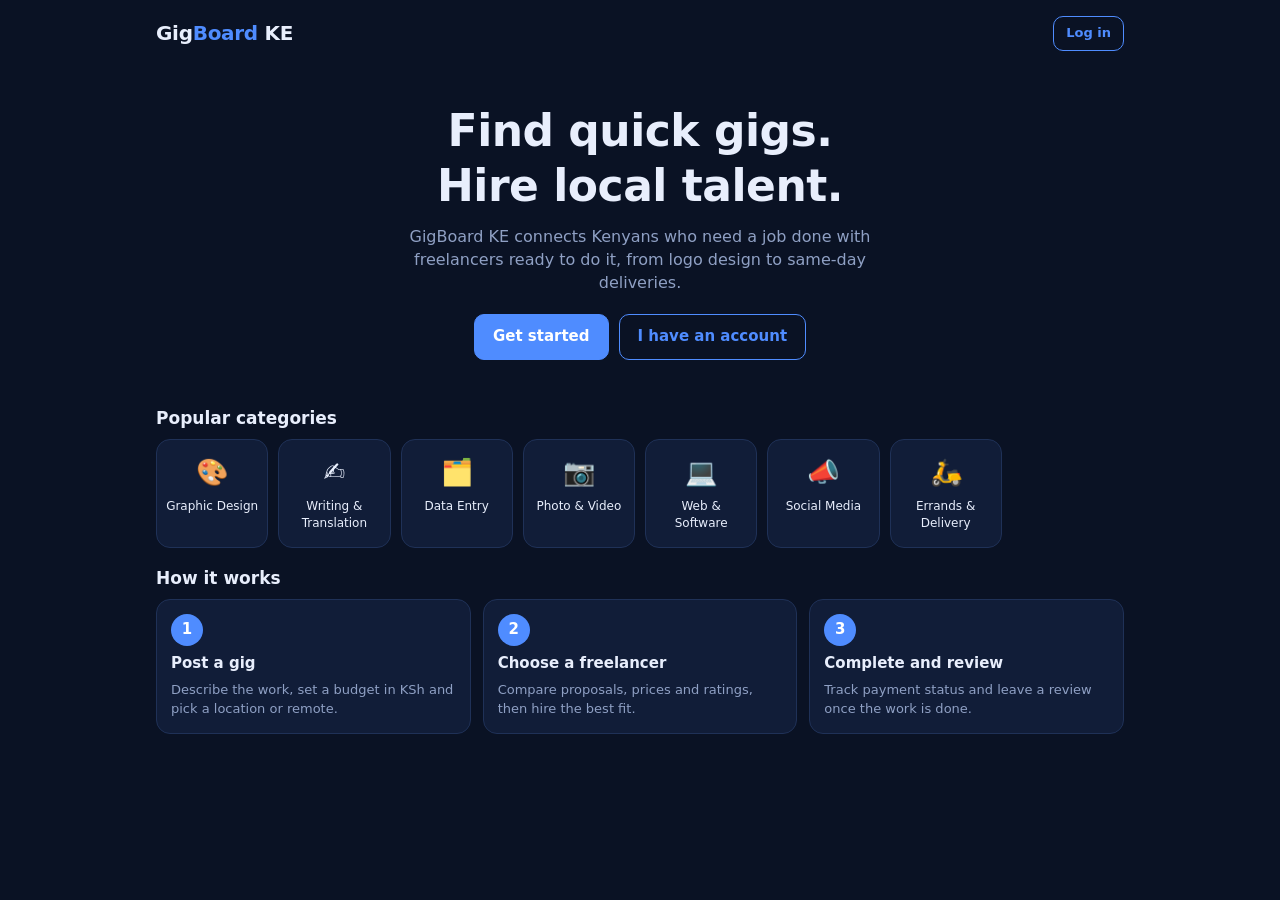
<file: gigboard/gigboard/index.html>
<!DOCTYPE html>
<html lang="en">
<head>
  <meta charset="utf-8">
  <meta name="viewport" content="width=device-width, initial-scale=1, viewport-fit=cover">
  <title>GigBoard KE · Find gigs. Hire local talent.</title>
  <link rel="stylesheet" href="css/style.css">
</head>
<body>
  <div id="root"></div>

  <script src="js/app.js"></script>
  <script>
    // Landing page: public, so it does not use renderShell().
    const user = me();

    const categoryTiles = CATEGORIES.map(c => `
      <a class="cat-tile" href="${user ? 'gigs.html?cat=' + encodeURIComponent(c) : 'register.html'}">
        <span class="ico">${CAT_ICON[c]}</span>${esc(c)}
      </a>`).join('');

    $('#root').innerHTML = `
      <div class="landing">
        <div class="landing-nav">
          <span class="brand">Gig<span>Board</span> KE</span>
          ${user
            ? '<a class="btn sm" href="dashboard.html">Go to dashboard</a>'
            : '<a class="btn sm ghost" href="login.html">Log in</a>'}
        </div>

        <section class="hero">
          <h1>Find quick gigs.<br>Hire local talent.</h1>
          <p>GigBoard KE connects Kenyans who need a job done with freelancers ready to do it, from logo design to same-day deliveries.</p>
          <div class="actions">
            <a class="btn" href="register.html">Get started</a>
            <a class="btn ghost" href="login.html">I have an account</a>
          </div>
        </section>

        <div class="section-title"><h2>Popular categories</h2></div>
        <div class="cat-grid">${categoryTiles}</div>

        <div class="section-title"><h2>How it works</h2></div>
        <div class="steps">
          <div class="card step"><div class="num">1</div><h3>Post a gig</h3><p class="muted small">Describe the work, set a budget in KSh and pick a location or remote.</p></div>
          <div class="card step"><div class="num">2</div><h3>Choose a freelancer</h3><p class="muted small">Compare proposals, prices and ratings, then hire the best fit.</p></div>
          <div class="card step"><div class="num">3</div><h3>Complete and review</h3><p class="muted small">Track payment status and leave a review once the work is done.</p></div>
        </div>
      </div>`;
  </script>
</body>
</html>
</file>
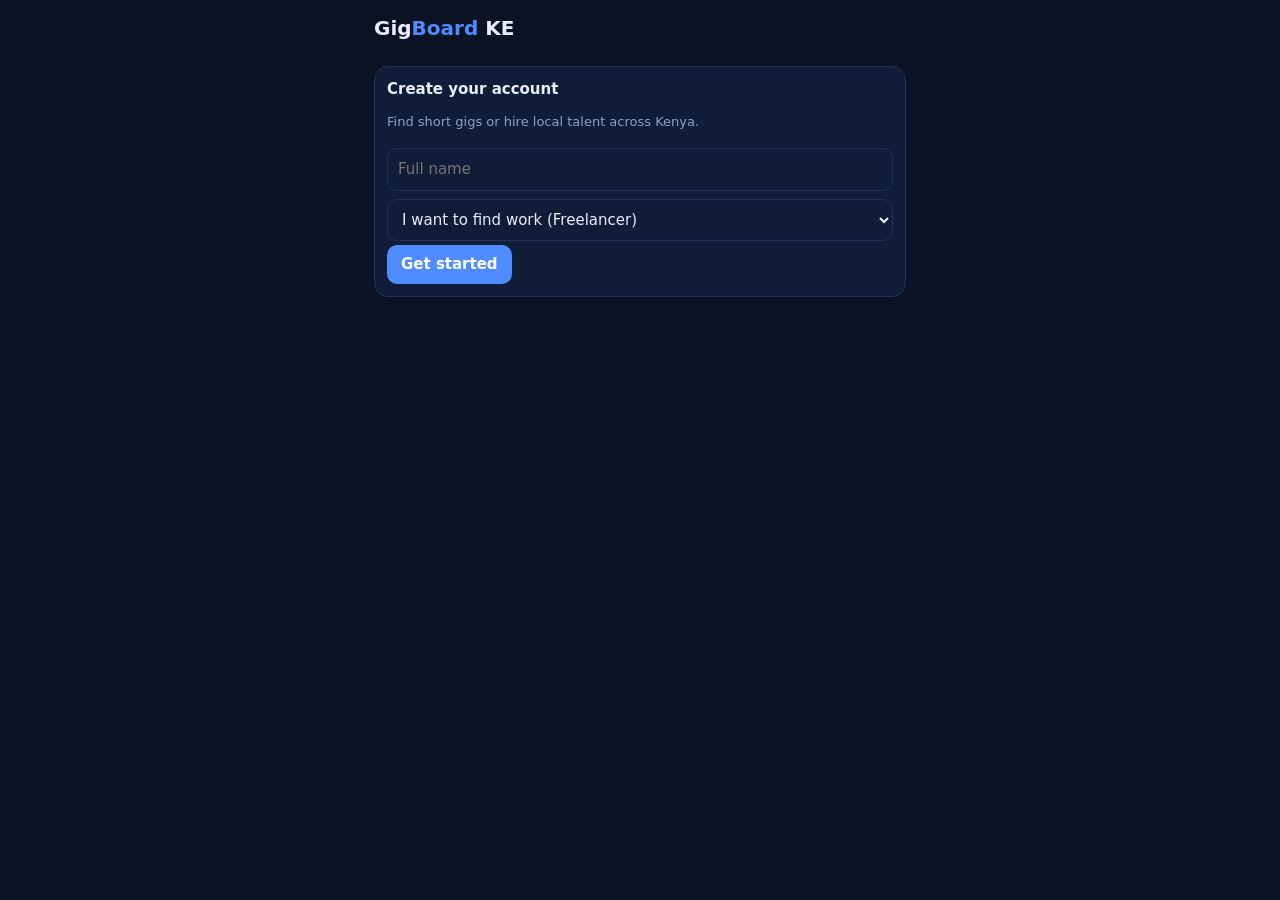
<file: GigBoard KE.html>
<!DOCTYPE html>
<html lang="en"><head><meta charset="utf-8">
<meta name="viewport" content="width=device-width, initial-scale=1, viewport-fit=cover">
<title>GigBoard KE</title>
<style>
:root{--bg:#0a1224;--card:#111d38;--tx:#e8eefc;--mu:#8fa0c4;--pr:#4f8cff;--pr2:#16294d;--bd:#1f3157;--wa:#e5a53a;box-sizing:border-box;padding-top:env(safe-area-inset-top,0px);padding-bottom:env(safe-area-inset-bottom,0px)}
*{box-sizing:border-box}html{scroll-padding-top:env(safe-area-inset-top,0px)}
body{margin:0;background:var(--bg);color:var(--tx);font:15px/1.4 system-ui,-apple-system,"Segoe UI",Roboto,sans-serif}
.app{max-width:560px;margin:0 auto;padding:0 14px 90px}
header{display:flex;justify-content:space-between;align-items:center;padding:14px 0}
h1{font-size:20px;margin:0}h1 span{color:var(--pr)}
.sw{display:flex;background:var(--card);border:1px solid var(--bd);border-radius:20px;padding:2px}
.sw button{border:0;background:none;color:var(--mu);padding:6px 12px;border-radius:18px;font:inherit;font-size:13px}
.sw button.on{background:var(--pr);color:#fff}
.card{background:var(--card);border:1px solid var(--bd);border-radius:14px;padding:12px;margin:10px 0}
.row{display:flex;justify-content:space-between;gap:8px;align-items:flex-start}
.t{font-weight:600}.m{color:var(--mu);font-size:13px}.p{color:var(--pr);font-weight:700;white-space:nowrap}
.chips{display:flex;gap:6px;overflow-x:auto;padding:4px 0}
.chip{border:1px solid var(--bd);background:var(--card);color:var(--tx);border-radius:16px;padding:5px 12px;font:inherit;font-size:13px;white-space:nowrap}
.chip.on{background:var(--pr2);border-color:var(--pr);color:var(--pr)}
input,textarea,select{width:100%;padding:10px;margin:4px 0;border:1px solid var(--bd);border-radius:10px;background:var(--card);color:var(--tx);font:inherit}
.btn{border:0;background:var(--pr);color:#fff;padding:9px 14px;border-radius:10px;font:inherit;font-weight:600}
.btn.o{background:none;color:var(--pr);border:1px solid var(--pr)}
.tag{font-size:12px;padding:2px 8px;border-radius:10px;background:var(--pr2);color:var(--pr)}
.tag.w{background:transparent;border:1px solid var(--wa);color:var(--wa)}
nav{position:fixed;left:0;right:0;bottom:0;background:var(--card);border-top:1px solid var(--bd);display:flex;justify-content:center;padding-bottom:env(safe-area-inset-bottom,0px)}
nav div{display:flex;width:100%;max-width:560px}
nav button{flex:1;border:0;background:none;color:var(--mu);padding:12px 4px;font:inherit;font-size:13px}
nav button.on{color:var(--pr);font-weight:700}
.st{color:#e5a53a;letter-spacing:2px}.rate button{border:0;background:none;font-size:22px;color:var(--wa)}
.empty{text-align:center;color:var(--mu);padding:30px 0}
</style></head><body><div class="app" id="app"></div>
<script>
const CATS=['Graphic Design','Writing & Translation','Data Entry','Photo & Video','Web & Software','Social Media','Errands & Delivery'];
let S={user:null,role:'freelancer',tab:'browse',cat:'All',q:'',open:null,nid:10,
gigs:[
{id:1,title:'Logo for a Kilimani cafe',cat:'Graphic Design',desc:'Simple modern logo, 2 revisions.',budget:3500,loc:'Nairobi',owner:'Wanjiru K.',status:'open',apps:[],paid:false},
{id:2,title:'Translate flyer: English to Swahili',cat:'Writing & Translation',desc:'One page, due in 3 days.',budget:1200,loc:'Remote',owner:'Brian O.',status:'open',apps:[],paid:false},
{id:3,title:'Enter 200 survey forms into Excel',cat:'Data Entry',desc:'Scanned forms provided.',budget:2500,loc:'Remote',owner:'Kevin M.',status:'open',apps:[],paid:false},
{id:4,title:'Product photos for 15 items',cat:'Photo & Video',desc:'Clothing, white background.',budget:4000,loc:'Westlands',owner:'Faith N.',status:'open',apps:[],paid:false},
{id:5,title:'Deliver documents to Upper Hill',cat:'Errands & Delivery',desc:'Same day, 2 envelopes.',budget:600,loc:'Nairobi',owner:'Dennis A.',status:'open',apps:[],paid:false},
{id:6,title:'Landing page for salon',cat:'Web & Software',desc:'One page, mobile friendly.',budget:8000,loc:'Remote',owner:'You',status:'open',paid:false,
 apps:[{n:'Grace W.',price:7500,note:'3 years building small business sites.',hired:false},{n:'Ian T.',price:6800,note:'Can finish in 4 days.',hired:false}]}
]};
const $=s=>document.getElementById(s),esc=t=>String(t).replace(/[&<>"]/g,c=>({'&':'&amp;','<':'&lt;','>':'&gt;','"':'&quot;'}[c]));
const ksh=n=>'KSh '+Number(n).toLocaleString();
const G=id=>S.gigs.find(g=>g.id==id);
function go(t){S.tab=t;S.open=null;render()}
function setRole(r){S.role=r;S.tab=r=='client'?'mine':'browse';S.open=null;render()}
function tog(id){S.open=S.open==id?null:id;render()}
function apply(id){const p=+$('pr'+id).value,n=$('nt'+id).value.trim();if(!p||!n){alert('Add a price and a short proposal.');return}
 G(id).apps.push({n:'You',price:p,note:n,hired:false});S.open=null;render()}
function hire(id,i){const g=G(id);g.apps[i].hired=true;g.status='hired';render()}
function done(id){G(id).status='done';render()}
function pay(id){G(id).paid=!G(id).paid;render()}
function rate(id,v){const g=G(id);g.rating=v;g.theirs=5;render()}
function signup(){const n=$('sn').value.trim();if(!n){alert('Enter your name.');return}S.user=n;S.role=$('sr').value;S.tab=S.role=='client'?'mine':'browse';try{localStorage.setItem('gb_user',n)}catch(e){}render()}
function logout(){S.user=null;try{localStorage.removeItem('gb_user')}catch(e){}render()}
function post(){const t=$('pt').value.trim(),b=+$('pb').value;if(!t||!b){alert('Add a title and budget.');return}
 S.gigs.unshift({id:S.nid++,title:t,cat:$('pc').value,desc:$('pd').value.trim()||'No description.',budget:b,loc:$('pl').value.trim()||'Remote',owner:'You',status:'open',apps:[],paid:false});
 S.tab='mine';render()}
const stars=n=>'★'.repeat(n)+'☆'.repeat(5-n);
const rateUI=g=>g.rating?`<div class="m">Your rating: <span class="st">${stars(g.rating)}</span><br>Their review of you (revealed after both submit): <span class="st">${stars(g.theirs)}</span></div>`:`<div class="rate m">Rate: ${[1,2,3,4,5].map(v=>`<button onclick="rate(${g.id},${v})">☆</button>`).join('')}</div>`;
function browse(){
 const L=S.gigs.filter(g=>g.owner!='You'&&g.status=='open'&&(S.cat=='All'||g.cat==S.cat)&&(g.title+g.desc+g.loc).toLowerCase().includes(S.q.toLowerCase()));
 return `<input placeholder="Search gigs or location" value="${esc(S.q)}" oninput="S.q=this.value;render(true)">
 <div class="chips">${['All',...CATS].map(c=>`<button class="chip ${S.cat==c?'on':''}" onclick="S.cat='${c.replace("'","")}';render()">${c}</button>`).join('')}</div>
 ${L.map(g=>{const ap=g.apps.some(a=>a.n=='You');return `<div class="card"><div class="row"><div><div class="t">${esc(g.title)}</div><div class="m">${esc(g.owner)} · ${esc(g.loc)}</div></div><div class="p">${ksh(g.budget)}</div></div>
 <p class="m" style="margin:8px 0">${esc(g.desc)}</p><div class="row"><span class="tag">${g.cat}</span>${ap?'<span class="tag w">Applied</span>':`<button class="btn" onclick="tog(${g.id})">${S.open==g.id?'Close':'Apply'}</button>`}</div>
 ${S.open==g.id?`<input id="pr${g.id}" type="number" placeholder="Your price (KSh)" value="${g.budget}"><textarea id="nt${g.id}" rows="2" placeholder="Short proposal"></textarea><button class="btn" onclick="apply(${g.id})">Send application</button>`:''}</div>`}).join('')||'<div class="empty">No gigs match.</div>'}`}
function apps(){
 const L=S.gigs.filter(g=>g.owner!='You'&&g.apps.some(a=>a.n=='You'));
 return L.map(g=>{const a=g.apps.find(a=>a.n=='You');return `<div class="card"><div class="row"><div class="t">${esc(g.title)}</div><span class="tag ${a.hired?'':'w'}">${a.hired?'Hired':'Pending'}</span></div>
 <div class="m">Your bid ${ksh(a.price)} · ${esc(g.owner)}</div></div>`}).join('')||'<div class="empty">You have not applied to any gigs yet.</div>'}
function mine(){
 const L=S.gigs.filter(g=>g.owner=='You');
 return L.map(g=>`<div class="card"><div class="row"><div><div class="t">${esc(g.title)}</div><div class="m">${g.cat} · ${esc(g.loc)}</div></div><div class="p">${ksh(g.budget)}</div></div>
 <div style="margin:8px 0"><span class="tag ${g.status=='open'?'w':''}">${g.status=='open'?'Open':g.status=='hired'?'In progress':'Completed'}</span></div>
 ${g.status=='open'?(g.apps.length?g.apps.map((a,i)=>`<div class="card" style="margin:6px 0"><div class="row"><div><div class="t">${esc(a.n)}</div><div class="m">${esc(a.note)}</div></div><div class="p">${ksh(a.price)}</div></div><button class="btn" style="margin-top:8px" onclick="hire(${g.id},${i})">Hire</button></div>`).join(''):'<div class="m">No applications yet.</div>')
 :`<div class="m">Freelancer: ${esc(g.apps.find(a=>a.hired).n)} · Agreed ${ksh(g.apps.find(a=>a.hired).price)}</div>
 ${g.status=='hired'?`<button class="btn" style="margin-top:8px" onclick="done(${g.id})">Mark as complete</button>`:`<div class="row" style="margin:8px 0;align-items:center"><span class="m">Payment: <b>${g.paid?'Paid':'Pending'}</b></span><button class="btn o" onclick="pay(${g.id})">Mark ${g.paid?'pending':'paid'}</button></div>${rateUI(g)}`}`}</div>`).join('')||'<div class="empty">You have not posted any gigs.</div>'}
function postv(){return `<div class="card"><div class="t">Post a gig</div><input id="pt" placeholder="Gig title"><select id="pc">${CATS.map(c=>`<option>${c}</option>`).join('')}</select>
 <textarea id="pd" rows="3" placeholder="Describe the work"></textarea><input id="pb" type="number" placeholder="Budget (KSh)"><input id="pl" placeholder="Location (e.g. Nairobi or Remote)"><button class="btn" onclick="post()">Post gig</button></div>`}
function prof(){const f=S.role=='freelancer',mg=S.gigs.filter(g=>g.owner=='You'),dn=mg.filter(g=>g.status=='done');return `<div class="card"><div class="t">${esc(S.user)}</div><div class="m">${f?'Freelancer':'Client'} · Nairobi, Kenya</div>
 <p class="m">${f?'Add skills, portfolio links and your rate so clients can compare you.':'Verified clients get more applications. Rate freelancers after each gig.'}</p>
 <div class="m">Gigs ${f?'applied':'posted'}: <b>${f?S.gigs.filter(g=>g.apps.some(a=>a.n=='You')&&g.owner!='You').length:S.gigs.filter(g=>g.owner=='You').length}</b></div>
 ${f?'':`<div class="m">Completed: <b>${dn.length}</b> · Paid out: <b>${ksh(dn.filter(g=>g.paid).reduce((a,g)=>a+g.apps.find(x=>x.hired).price,0))}</b></div>`}<button class="btn o" style="margin-top:8px" onclick="logout()">Log out</button><div class="m" style="margin-top:6px">Payments are tracked only (pending or paid). Pay outside the app, for example by M-Pesa, until integration is added.</div></div>`}
function render(keep){
 if(!S.user){$('app').innerHTML=`<header><h1>Gig<span>Board</span> KE</h1></header><div class="card"><div class="t">Create your account</div><p class="m">Find short gigs or hire local talent across Kenya.</p><input id="sn" placeholder="Full name"><select id="sr"><option value="freelancer">I want to find work (Freelancer)</option><option value="client">I want to hire (Client)</option></select><button class="btn" onclick="signup()">Get started</button></div>`;return}
 const c=S.role=='client',T=c?[['mine','My Gigs'],['post','Post Gig'],['prof','Profile']]:[['browse','Browse'],['apps','Applications'],['prof','Profile']];
 const V={browse,apps,mine,post:postv,prof}[S.tab]();
 $('app').innerHTML=`<header><h1>Gig<span>Board</span> KE</h1><div class="sw"><button class="${c?'':'on'}" onclick="setRole('freelancer')">Freelancer</button><button class="${c?'on':''}" onclick="setRole('client')">Client</button></div></header>${V}
 <nav><div>${T.map(([k,l])=>`<button class="${S.tab==k?'on':''}" onclick="go('${k}')">${l}</button>`).join('')}</div></nav>`;
 if(keep){const i=document.querySelector('input');i.focus();i.setSelectionRange(i.value.length,i.value.length)}}
try{S.user=localStorage.getItem('gb_user')}catch(e){}
render();
</script></body></html>
</file>
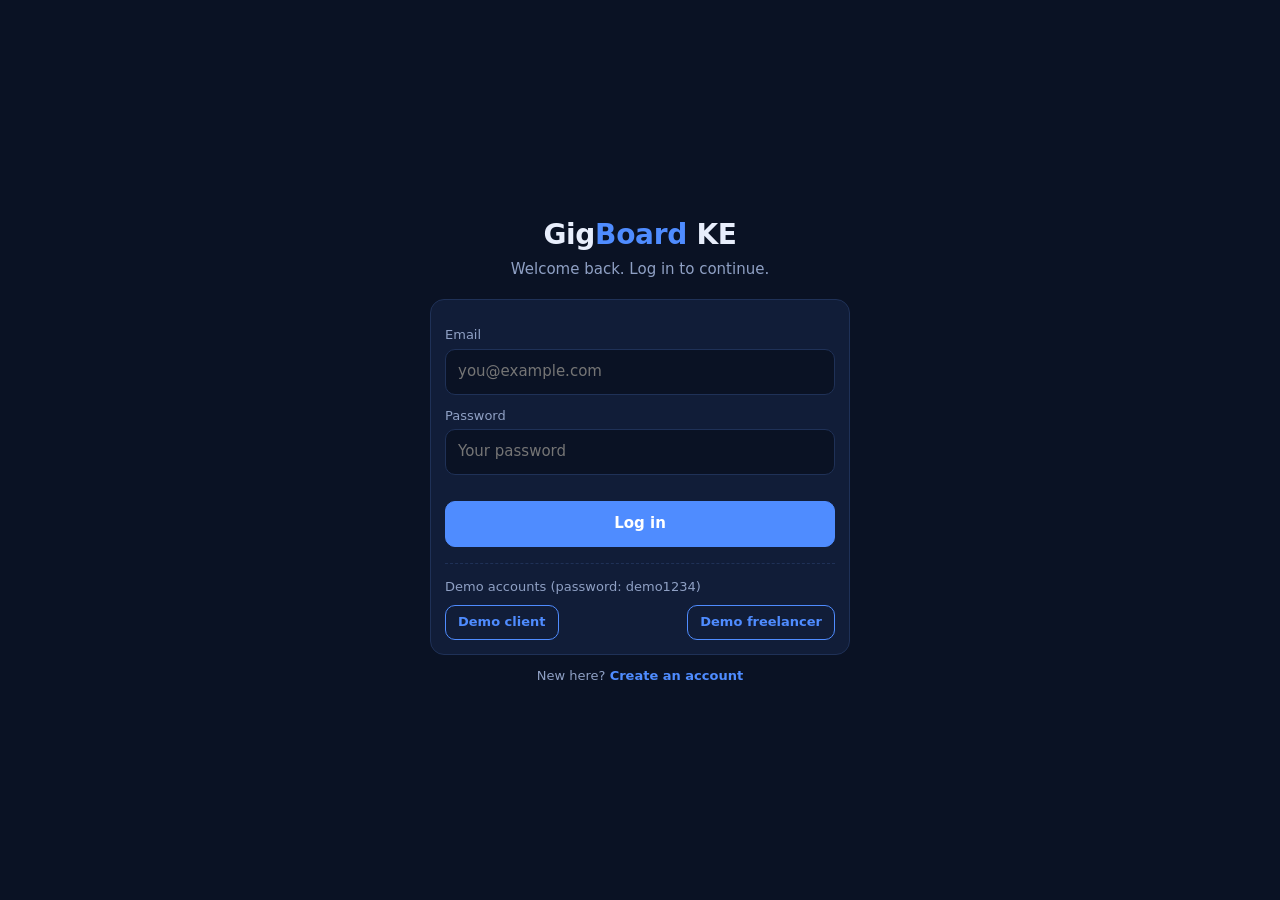
<file: gigboard/gigboard/activity.html>
<!DOCTYPE html>
<html lang="en">
<head>
  <meta charset="utf-8">
  <meta name="viewport" content="width=device-width, initial-scale=1, viewport-fit=cover">
  <title>Activity · GigBoard KE</title>
  <link rel="stylesheet" href="css/style.css">
</head>
<body>
  <div id="root"></div>

  <script src="js/app.js"></script>
  <script>
    const user = renderShell('activity', 'Activity');
    const TABS = [['all', 'All'], ['pending', 'Pending'], ['active', 'In progress'], ['completed', 'Completed']];
    let tab = 'all';

    /*
      Both roles are turned into the same simple shape so one list can show them:
      { gig, key, tag, sub, time }
      key is one of: pending | active | completed | rejected
    */
    function items() {
      if (user.role === 'client') {
        return gigsOfClient(user.id).map(g => {
          const n = gigApplications(g.id).length;
          return {
            gig: g,
            key: g.status === 'open' ? 'pending' : g.status === 'in_progress' ? 'active' : 'completed',
            tag: statusTag(g),
            sub: g.status === 'open' ? `${n} applicant${n === 1 ? '' : 's'}` : `Hired: ${esc(userById(hiredApp(g).freelancerId).name)}`,
            time: g.createdAt
          };
        });
      }
      return applicationsOf(user.id).map(a => {
        const g = getGig(a.gigId);
        let key = 'active';
        let tag = statusTag(g);
        if (a.status === 'pending') { key = 'pending'; tag = '<span class="tag warn">Pending</span>'; }
        else if (a.status === 'rejected') { key = 'rejected'; tag = '<span class="tag danger">Not selected</span>'; }
        else if (g.status === 'completed') key = 'completed';
        return { gig: g, key, tag, sub: `Your bid ${ksh(a.price)}`, time: a.createdAt };
      });
    }

    function render() {
      const all = items();
      const shown = all.filter(i => tab === 'all' || i.key === tab);

      setView(`
        <div class="page-head">
          <div><h1>${user.role === 'client' ? 'My gigs' : 'My activity'}</h1><p class="muted">${user.role === 'client' ? 'Everything you have posted.' : 'Your applications and jobs.'}</p></div>
          ${user.role === 'client' ? '<a class="btn sm" href="post-gig.html">➕ Post</a>' : ''}
        </div>

        <div class="chips">
          ${TABS.map(([key, label]) => {
            const n = key === 'all' ? all.length : all.filter(i => i.key === key).length;
            return `<button class="chip ${tab === key ? 'active' : ''}" data-tab="${key}">${label} (${n})</button>`;
          }).join('')}
        </div>

        ${shown.map(i => `
          <a class="list-row" href="gig.html?id=${i.gig.id}">
            <div class="avatar">${CAT_ICON[i.gig.category] || '📄'}</div>
            <div class="grow">
              <div class="title">${esc(i.gig.title)}</div>
              <div class="muted small">${i.sub} · ${timeAgo(i.time)}</div>
            </div>
            ${i.tag}
          </a>`).join('') || emptyState('📭', 'Nothing here yet.')}
      `);

      $$('[data-tab]').forEach(btn => btn.addEventListener('click', () => { tab = btn.dataset.tab; render(); }));
    }

    if (user) render();
  </script>
</body>
</html>
</file>
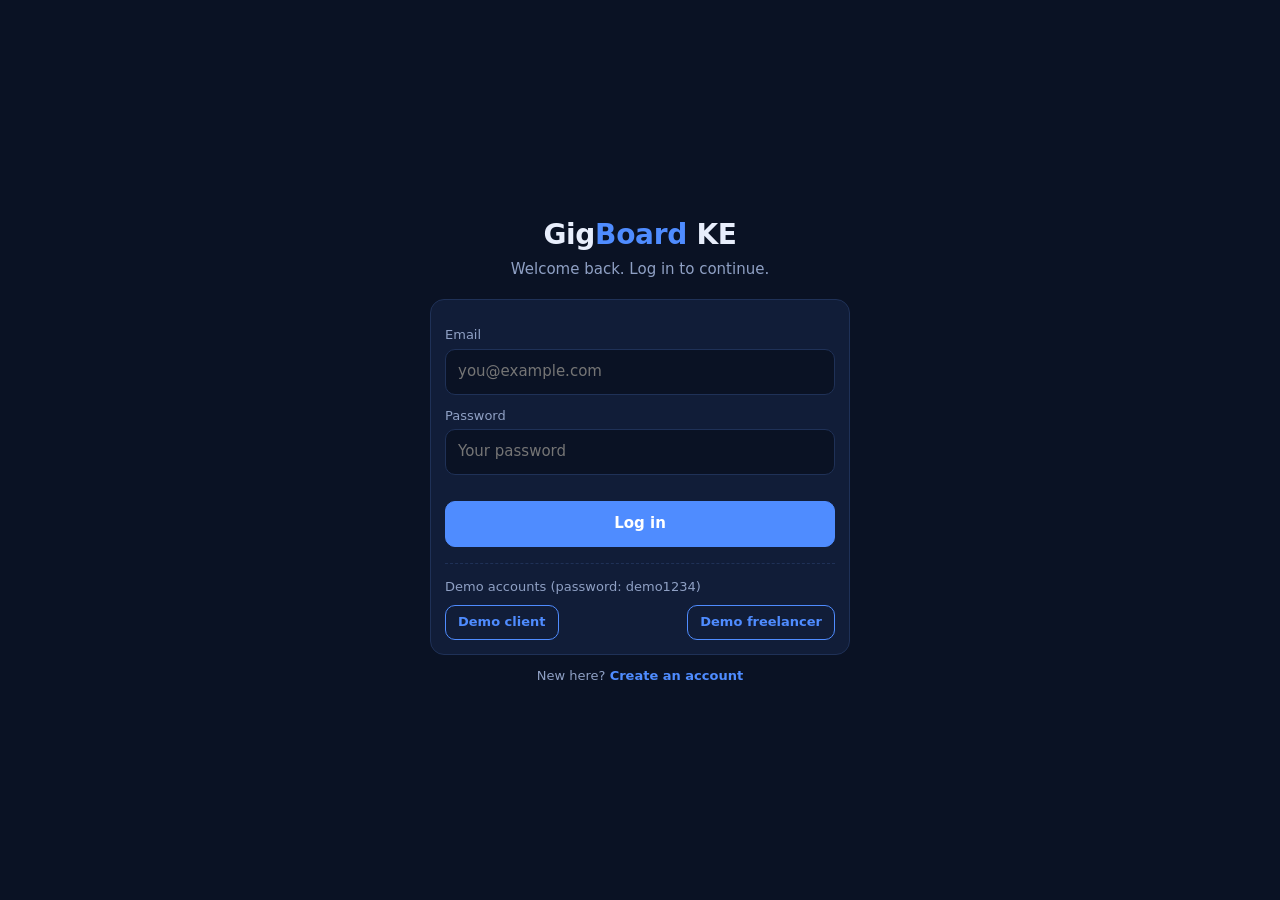
<file: gigboard/gigboard/dashboard.html>
<!DOCTYPE html>
<html lang="en">
<head>
  <meta charset="utf-8">
  <meta name="viewport" content="width=device-width, initial-scale=1, viewport-fit=cover">
  <title>Dashboard · GigBoard KE</title>
  <link rel="stylesheet" href="css/style.css">
</head>
<body>
  <div id="root"></div>

  <script src="js/app.js"></script>
  <script>
    const user = renderShell('dashboard', 'Dashboard');

    function statTile(number, label) {
      return `<div class="stat"><div class="num">${number}</div><div class="lbl">${label}</div></div>`;
    }

    /* ---------- Freelancer dashboard ---------- */
    function freelancerDashboard() {
      const apps = applicationsOf(user.id);
      const active = apps.filter(a => a.status === 'accepted' && getGig(a.gigId).status === 'in_progress');
      const pending = apps.filter(a => a.status === 'pending');
      const earned = apps
        .filter(a => a.status === 'accepted' && getGig(a.gigId).paid)
        .reduce((sum, a) => sum + a.price, 0);
      const rating = userRating(user.id);

      const recommended = openGigs().filter(g => !hasApplied(g.id, user.id)).slice(0, 4);

      const recent = apps.slice(0, 4).map(a => {
        const g = getGig(a.gigId);
        const tag = a.status === 'pending' ? '<span class="tag warn">Pending</span>'
          : a.status === 'rejected' ? '<span class="tag danger">Not selected</span>'
          : statusTag(g);
        return `
          <a class="list-row" href="gig.html?id=${g.id}">
            <div class="grow"><div class="title">${esc(g.title)}</div><div class="muted small">Your bid ${ksh(a.price)} · ${timeAgo(a.createdAt)}</div></div>
            ${tag}
          </a>`;
      }).join('');

      setView(`
        <div class="page-head">
          <div><h1>Hello, ${esc(user.name.split(' ')[0])} 👋</h1><p class="muted">Find your next gig today.</p></div>
        </div>

        <div class="stats">
          ${statTile(active.length, 'Active gigs')}
          ${statTile(pending.length, 'Pending applications')}
          ${statTile(ksh(earned), 'Earned (paid)')}
          ${statTile(rating.count ? rating.avg.toFixed(1) + ' ★' : '-', 'Your rating')}
        </div>

        <div class="section-title"><h2>Browse by category</h2><a href="gigs.html">See all</a></div>
        <div class="cat-grid">
          ${CATEGORIES.map(c => `<a class="cat-tile" href="gigs.html?cat=${encodeURIComponent(c)}"><span class="ico">${CAT_ICON[c]}</span>${esc(c)}</a>`).join('')}
        </div>

        <div class="section-title"><h2>Recommended gigs</h2><a href="gigs.html">View more</a></div>
        <div class="grid">${recommended.map(gigCard).join('') || emptyState('🎉', 'You have applied to every open gig.')}</div>

        <div class="section-title"><h2>Recent applications</h2><a href="activity.html">All activity</a></div>
        ${recent || emptyState('📝', 'No applications yet. Browse gigs and apply.')}
      `);
    }

    /* ---------- Client dashboard ---------- */
    function clientDashboard() {
      const gigs = gigsOfClient(user.id);
      const open = gigs.filter(g => g.status === 'open');
      const inProgress = gigs.filter(g => g.status === 'in_progress');
      const completed = gigs.filter(g => g.status === 'completed');
      const spent = completed.filter(g => g.paid).reduce((sum, g) => sum + hiredApp(g).price, 0);

      const needAttention = open.filter(g => gigApplications(g.id).length > 0);
      const attention = needAttention.map(g => {
        const n = gigApplications(g.id).length;
        return `
          <a class="list-row" href="gig.html?id=${g.id}">
            <div class="grow"><div class="title">${esc(g.title)}</div><div class="muted small">${n} applicant${n === 1 ? '' : 's'} waiting for your decision</div></div>
            <span class="tag warn">Review</span>
          </a>`;
      }).join('');

      const unpaid = completed.filter(g => !g.paid);
      const payAlert = unpaid.length
        ? `<a class="list-row" href="payments.html"><div class="grow"><div class="title">${unpaid.length} completed gig${unpaid.length === 1 ? '' : 's'} awaiting payment</div><div class="muted small">Mark them as paid once you have paid the freelancer.</div></div><span class="tag warn">Pending</span></a>`
        : '';

      setView(`
        <div class="page-head">
          <div><h1>Hello, ${esc(user.name.split(' ')[0])} 👋</h1><p class="muted">Manage your gigs and hire talent.</p></div>
          <a class="btn sm" href="post-gig.html">➕ Post a gig</a>
        </div>

        <div class="stats">
          ${statTile(open.length, 'Open gigs')}
          ${statTile(inProgress.length, 'In progress')}
          ${statTile(completed.length, 'Completed')}
          ${statTile(ksh(spent), 'Total paid')}
        </div>

        <div class="section-title"><h2>Needs your attention</h2></div>
        ${attention + payAlert || emptyState('✅', 'Nothing waiting. You are all caught up.')}

        <div class="section-title"><h2>Your recent gigs</h2><a href="activity.html">View all</a></div>
        <div class="grid">${gigs.slice(0, 4).map(gigCard).join('') || emptyState('📣', 'You have not posted a gig yet.')}</div>
      `);
    }

    if (user) {
      if (user.role === 'client') clientDashboard(); else freelancerDashboard();
    }
  </script>
</body>
</html>
</file>
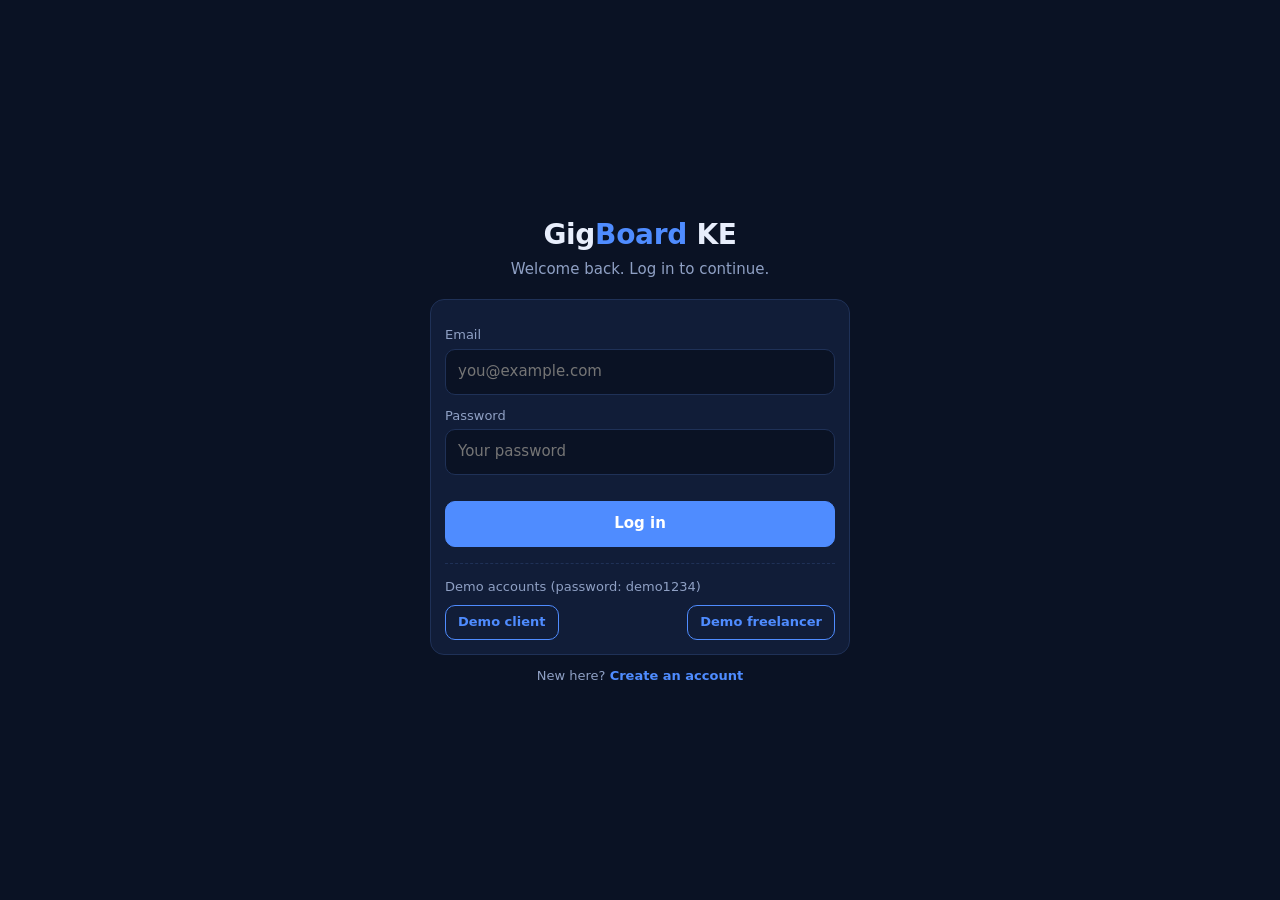
<file: gigboard/gigboard/gig.html>
<!DOCTYPE html>
<html lang="en">
<head>
  <meta charset="utf-8">
  <meta name="viewport" content="width=device-width, initial-scale=1, viewport-fit=cover">
  <title>Gig details · GigBoard KE</title>
  <link rel="stylesheet" href="css/style.css">
</head>
<body>
  <div id="root"></div>

  <script src="js/app.js"></script>
  <script>
    const user = renderShell({ client: 'activity', freelancer: 'gigs' }, 'Gig details');
    const gigId = Number(new URLSearchParams(location.search).get('id'));
    let pickedRating = 0;      // star rating chosen in the review form

    /* ---------- Actions (called from buttons below) ---------- */
    function show(result, successMessage) {
      if (result.ok) { toast(successMessage); render(); }
      else toast(result.error, 'error');
    }
    function doApply() {
      show(applyToGig(gigId, user.id, $('#bid').value, $('#proposal').value), 'Application sent');
    }
    function doHire(appId) { show(hireApplicant(appId), 'Freelancer hired'); }
    function doComplete() { show(completeGig(gigId), 'Gig marked as complete'); }
    function doPay(paid) { show(setPayment(gigId, paid, paid ? $('#ref').value : ''), paid ? 'Payment recorded' : 'Payment set to pending'); }
    function pick(n) {
      pickedRating = n;
      $$('.star-pick button').forEach((b, i) => b.classList.toggle('on', i < n));
    }
    function doReview() { show(addReview(gigId, user.id, pickedRating, $('#comment').value), 'Review submitted'); }

    /* ---------- Sections ---------- */
    function applicantsSection(g) {
      const apps = gigApplications(g.id);
      if (!apps.length) {
        return `<div class="card"><h3>Applicants</h3><p class="muted">No applications yet. Freelancers will appear here.</p></div>`;
      }
      return `
        <div class="section-title"><h2>Applicants (${apps.length})</h2></div>
        ${apps.map(a => {
          const f = userById(a.freelancerId);
          return `
            <div class="card">
              <div class="row top">
                <div class="row" style="justify-content:flex-start">
                  <div class="avatar">${esc(initials(f.name))}</div>
                  <div><a href="profile.html?id=${f.id}" style="font-weight:700">${esc(f.name)}</a><div class="muted small">${ratingLabel(f.id)}</div></div>
                </div>
                <span class="price">${ksh(a.price)}</span>
              </div>
              <p class="muted" style="margin:10px 0">${esc(a.proposal)}</p>
              <button class="btn sm" onclick="doHire(${a.id})">Hire ${esc(f.name.split(' ')[0])}</button>
            </div>`;
        }).join('')}`;
    }

    function applySection(g) {
      if (hasApplied(g.id, user.id)) {
        const mine = gigApplications(g.id).find(a => a.freelancerId === user.id);
        return `<div class="card"><h3>Your application</h3><p>Bid: <b>${ksh(mine.price)}</b></p><p class="muted" style="margin-top:6px">${esc(mine.proposal)}</p><p style="margin-top:10px"><span class="tag warn">Waiting for the client</span></p></div>`;
      }
      return `
        <div class="card">
          <h3>Apply for this gig</h3>
          <label for="bid">Your price (KSh)</label>
          <input id="bid" type="number" min="100" value="${g.budget}">
          <label for="proposal">Short proposal</label>
          <textarea id="proposal" placeholder="Tell the client why you are a good fit and how soon you can deliver."></textarea>
          <p style="margin-top:12px"><button class="btn block" onclick="doApply()">Send application</button></p>
        </div>`;
    }

    function progressSection(g, hired, freelancer, isOwner) {
      let html = `<div class="card"><h3>${g.status === 'completed' ? 'Completed' : 'In progress'}</h3>
        <p>${isOwner ? 'Freelancer' : 'Client'}: <a href="profile.html?id=${isOwner ? freelancer.id : g.clientId}" style="font-weight:700">${esc(isOwner ? freelancer.name : userById(g.clientId).name)}</a></p>
        <p class="muted">Agreed price: ${ksh(hired.price)}</p>`;

      if (g.status === 'in_progress') {
        html += isOwner
          ? `<p style="margin-top:12px"><button class="btn" onclick="doComplete()">Mark as complete</button></p>`
          : `<p class="muted small" style="margin-top:10px">The client will mark the gig complete when the work is delivered.</p>`;
      }

      if (g.status === 'completed') {
        html += `<div style="margin-top:12px">Payment: ${g.paid ? `<span class="tag ok">Paid${g.payRef ? ' · ' + esc(g.payRef) : ''}</span>` : '<span class="tag warn">Pending</span>'}</div>`;
        if (isOwner) {
          html += g.paid
            ? `<p style="margin-top:10px"><button class="btn ghost sm" onclick="doPay(false)">Set back to pending</button></p>`
            : `<label for="ref">M-Pesa code (optional)</label><input id="ref" placeholder="e.g. SJK3L9XQ2P">
               <p style="margin-top:10px"><button class="btn sm" onclick="doPay(true)">Mark as paid</button></p>
               <p class="muted small" style="margin-top:8px">GigBoard only records payment status. Pay the freelancer yourself, for example by M-Pesa.</p>`;
        }
      }
      return html + '</div>';
    }

    function reviewSection(g, hired) {
      if (g.status !== 'completed') return '';
      const mine = db.reviews.find(r => r.gigId === g.id && r.reviewerId === user.id);
      const revealed = reviewsRevealed(g.id);
      let html = `<div class="section-title"><h2>Reviews</h2></div>`;

      if (!mine) {
        html += `
          <div class="card">
            <h3>Leave a review</h3>
            <div class="star-pick">${[1, 2, 3, 4, 5].map(n => `<button type="button" onclick="pick(${n})">★</button>`).join('')}</div>
            <label for="comment">Comment (optional)</label>
            <textarea id="comment" placeholder="How was the experience?"></textarea>
            <p style="margin-top:12px"><button class="btn" onclick="doReview()">Submit review</button></p>
          </div>`;
      } else {
        html += `<div class="card"><p>You rated: <span class="stars">${stars(mine.rating)}</span></p></div>`;
      }

      if (revealed) {
        html += db.reviews.filter(r => r.gigId === g.id).map(r => `
          <div class="card">
            <div class="row"><b>${esc(userById(r.reviewerId).name)}</b><span class="stars">${stars(r.rating)}</span></div>
            <p class="muted" style="margin-top:6px">${esc(r.comment || 'No comment.')}</p>
          </div>`).join('');
      } else if (mine) {
        html += `<p class="muted small">Reviews are revealed once both sides have submitted.</p>`;
      }
      return html;
    }

    /* ---------- Page ---------- */
    function render() {
      const g = getGig(gigId);
      if (!g) {
        setView(emptyState('🤷', 'This gig does not exist.') + '<p style="text-align:center"><a class="btn ghost" href="dashboard.html">Back to home</a></p>');
        return;
      }
      const client = userById(g.clientId);
      const hired = hiredApp(g);
      const freelancer = hired ? userById(hired.freelancerId) : null;
      const isOwner = user.id === g.clientId;
      const isHiredFreelancer = hired && hired.freelancerId === user.id;

      let html = `
        <p style="margin-bottom:12px"><a class="muted" href="javascript:history.back()">← Back</a></p>
        <div class="card">
          <div class="row top">
            <span class="tag">${CAT_ICON[g.category] || ''} ${esc(g.category)}</span>
            ${statusTag(g)}
          </div>
          <h1 style="margin:12px 0 6px">${esc(g.title)}</h1>
          <div class="price" style="font-size:20px">${ksh(g.budget)}</div>
          <p style="margin:12px 0">${esc(g.desc)}</p>
          <div class="muted small">📍 ${esc(g.location)}${g.deadline ? ' · Due ' + esc(g.deadline) : ''} · Posted ${timeAgo(g.createdAt)}</div>
          <div class="row" style="margin-top:14px;justify-content:flex-start">
            <div class="avatar">${esc(initials(client.name))}</div>
            <div><a href="profile.html?id=${client.id}" style="font-weight:700">${esc(client.name)}</a><div class="muted small">${ratingLabel(client.id)}</div></div>
          </div>
        </div>`;

      if (isOwner) {
        html += g.status === 'open' ? applicantsSection(g) : progressSection(g, hired, freelancer, true);
      } else if (user.role === 'freelancer') {
        if (isHiredFreelancer) html += progressSection(g, hired, freelancer, false);
        else if (g.status === 'open') html += applySection(g);
        else html += `<div class="card"><p class="muted">This gig is no longer open for applications.</p></div>`;
      }

      if (isOwner || isHiredFreelancer) html += reviewSection(g, hired);
      setView(html);
    }

    if (user) render();
  </script>
</body>
</html>
</file>
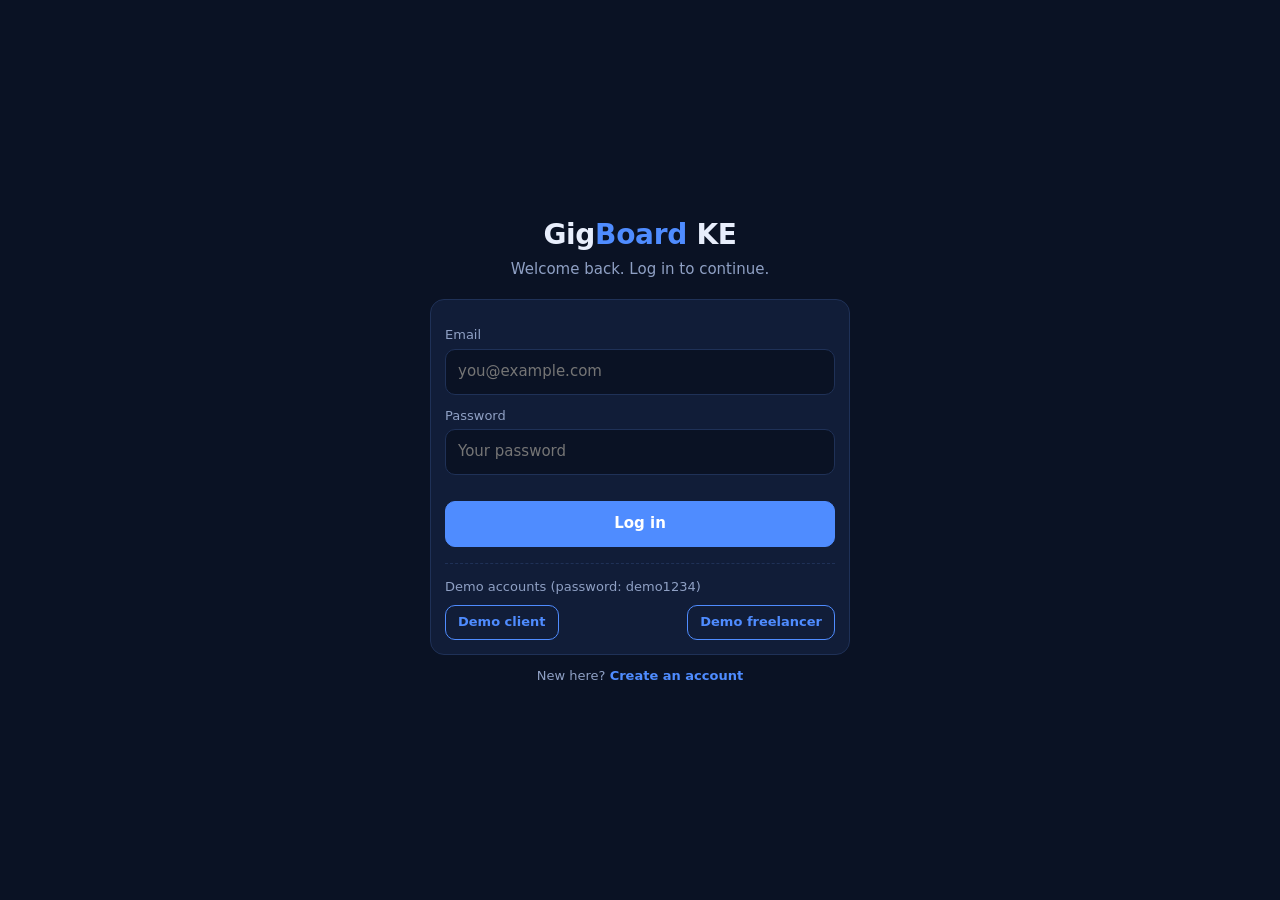
<file: gigboard/gigboard/gigs.html>
<!DOCTYPE html>
<html lang="en">
<head>
  <meta charset="utf-8">
  <meta name="viewport" content="width=device-width, initial-scale=1, viewport-fit=cover">
  <title>Browse gigs · GigBoard KE</title>
  <link rel="stylesheet" href="css/style.css">
</head>
<body>
  <div id="root"></div>

  <script src="js/app.js"></script>
  <script>
    const user = renderShell({ freelancer: 'gigs', client: 'dashboard' }, 'Browse gigs');

    // Filter state. ?cat=Data%20Entry in the address bar pre-selects a category.
    const params = new URLSearchParams(location.search);
    const filters = { q: '', cat: params.get('cat') || 'All', location: 'All', sort: 'new' };

    function visibleGigs() {
      const words = filters.q.toLowerCase();
      let list = openGigs().filter(g =>
        (filters.cat === 'All' || g.category === filters.cat) &&
        (filters.location === 'All' || g.location === filters.location) &&
        (g.title + ' ' + g.desc + ' ' + g.location).toLowerCase().includes(words)
      );
      if (filters.sort === 'high') list.sort((a, b) => b.budget - a.budget);
      if (filters.sort === 'low') list.sort((a, b) => a.budget - b.budget);
      return list;
    }

    // Only the results are redrawn, so the search box keeps focus while typing.
    function renderResults() {
      const list = visibleGigs();
      $('#count').textContent = list.length + (list.length === 1 ? ' gig' : ' gigs');
      $('#results').innerHTML = list.map(gigCard).join('') || emptyState('🔍', 'No gigs match your search.');
    }

    function renderChips() {
      $('#chips').innerHTML = ['All', ...CATEGORIES].map(c =>
        `<button class="chip ${filters.cat === c ? 'active' : ''}" data-cat="${esc(c)}">${c === 'All' ? '' : CAT_ICON[c] + ' '}${esc(c)}</button>`
      ).join('');
      $$('#chips .chip').forEach(btn => btn.addEventListener('click', () => {
        filters.cat = btn.dataset.cat;
        renderChips();
        renderResults();
      }));
    }

    if (user) {
      const locations = ['All', 'Remote', ...Object.keys(AREAS)];
      setView(`
        <div class="page-head"><div><h1>Browse gigs</h1><p class="muted" id="count"></p></div></div>

        <input id="search" type="search" placeholder="Search gigs, skills or places">
        <div class="chips" id="chips" style="margin-top:10px"></div>

        <div class="form-row" style="margin-bottom:12px">
          <div>
            <label for="loc" style="margin-top:4px">Location</label>
            <select id="loc">${locations.map(l => `<option>${l}</option>`).join('')}</select>
          </div>
          <div>
            <label for="sort" style="margin-top:4px">Sort by</label>
            <select id="sort">
              <option value="new">Newest</option>
              <option value="high">Budget: high to low</option>
              <option value="low">Budget: low to high</option>
            </select>
          </div>
        </div>

        <div class="grid" id="results"></div>
      `);

      $('#search').addEventListener('input', e => { filters.q = e.target.value; renderResults(); });
      $('#loc').addEventListener('change', e => { filters.location = e.target.value; renderResults(); });
      $('#sort').addEventListener('change', e => { filters.sort = e.target.value; renderResults(); });
      renderChips();
      renderResults();
    }
  </script>
</body>
</html>
</file>
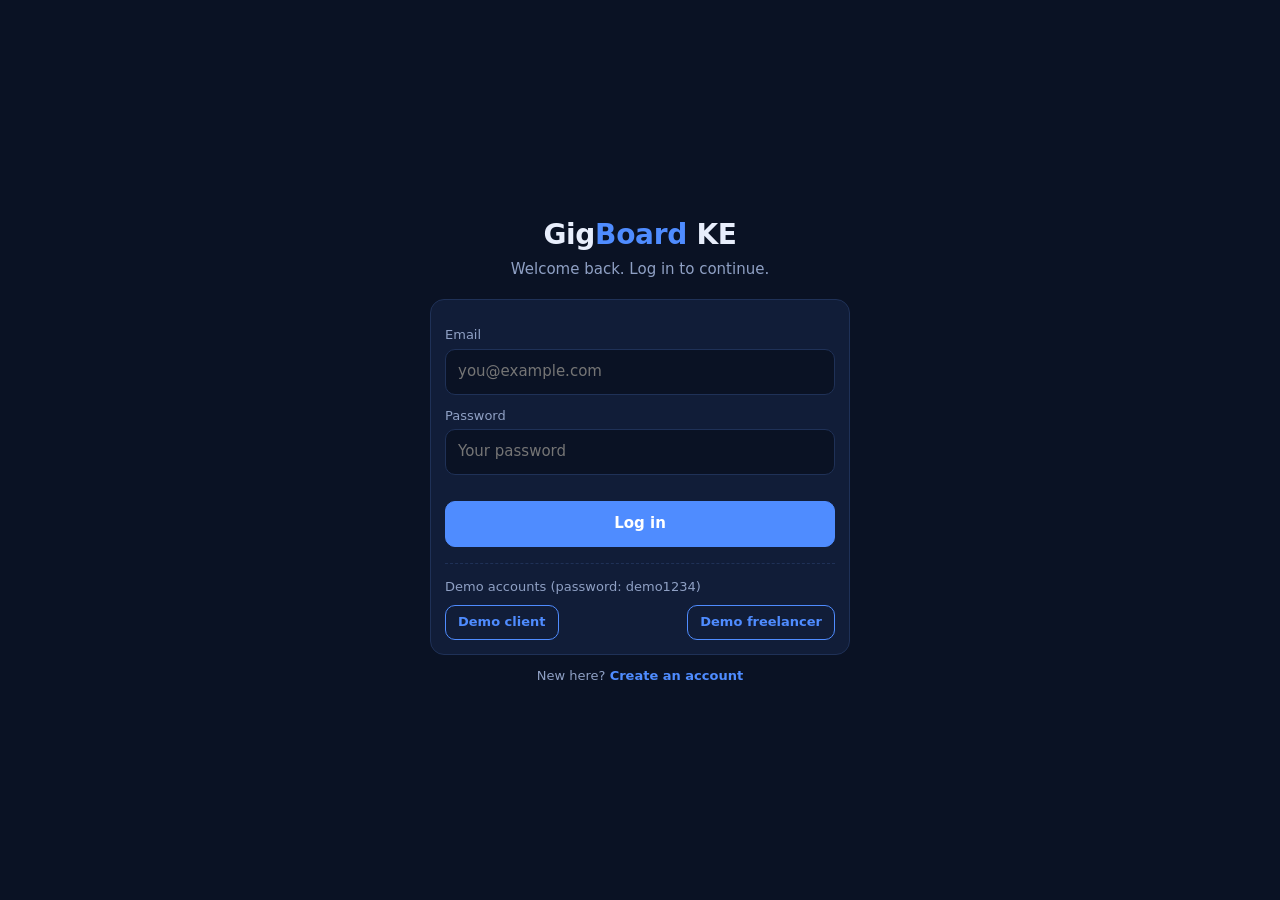
<file: gigboard/gigboard/login.html>
<!DOCTYPE html>
<html lang="en">
<head>
  <meta charset="utf-8">
  <meta name="viewport" content="width=device-width, initial-scale=1, viewport-fit=cover">
  <title>Log in · GigBoard KE</title>
  <link rel="stylesheet" href="css/style.css">
</head>
<body>
  <div id="root">
    <div class="auth-wrap">
      <div class="auth-card">
        <a class="brand" href="index.html">Gig<span>Board</span> KE</a>
        <p class="tagline muted">Welcome back. Log in to continue.</p>

        <form class="card" id="login-form" novalidate>
          <label for="email">Email</label>
          <input id="email" type="email" autocomplete="email" placeholder="you@example.com">

          <label for="password">Password</label>
          <input id="password" type="password" autocomplete="current-password" placeholder="Your password">

          <div class="error" id="error"></div>
          <button class="btn block" type="submit">Log in</button>

          <div class="demo-box">
            <p class="muted small" style="margin-bottom:8px">Demo accounts (password: demo1234)</p>
            <div class="row">
              <button class="btn ghost sm" type="button" data-email="client@demo.com">Demo client</button>
              <button class="btn ghost sm" type="button" data-email="freelancer@demo.com">Demo freelancer</button>
            </div>
          </div>
        </form>

        <p class="muted small" style="text-align:center">New here? <a href="register.html" style="color:var(--primary);font-weight:700">Create an account</a></p>
      </div>
    </div>
  </div>

  <script src="js/app.js"></script>
  <script>
    // Already logged in? Skip straight to the dashboard.
    if (me()) location.href = 'dashboard.html';

    function attemptLogin(email, password) {
      const result = login(email, password);
      if (result.ok) {
        location.href = 'dashboard.html';
      } else {
        $('#error').textContent = result.error;
      }
    }

    $('#login-form').addEventListener('submit', event => {
      event.preventDefault();               // stop the browser reloading the page
      attemptLogin($('#email').value, $('#password').value);
    });

    // The demo buttons log in with one click
    $$('[data-email]').forEach(button => {
      button.addEventListener('click', () => attemptLogin(button.dataset.email, 'demo1234'));
    });
  </script>
</body>
</html>
</file>
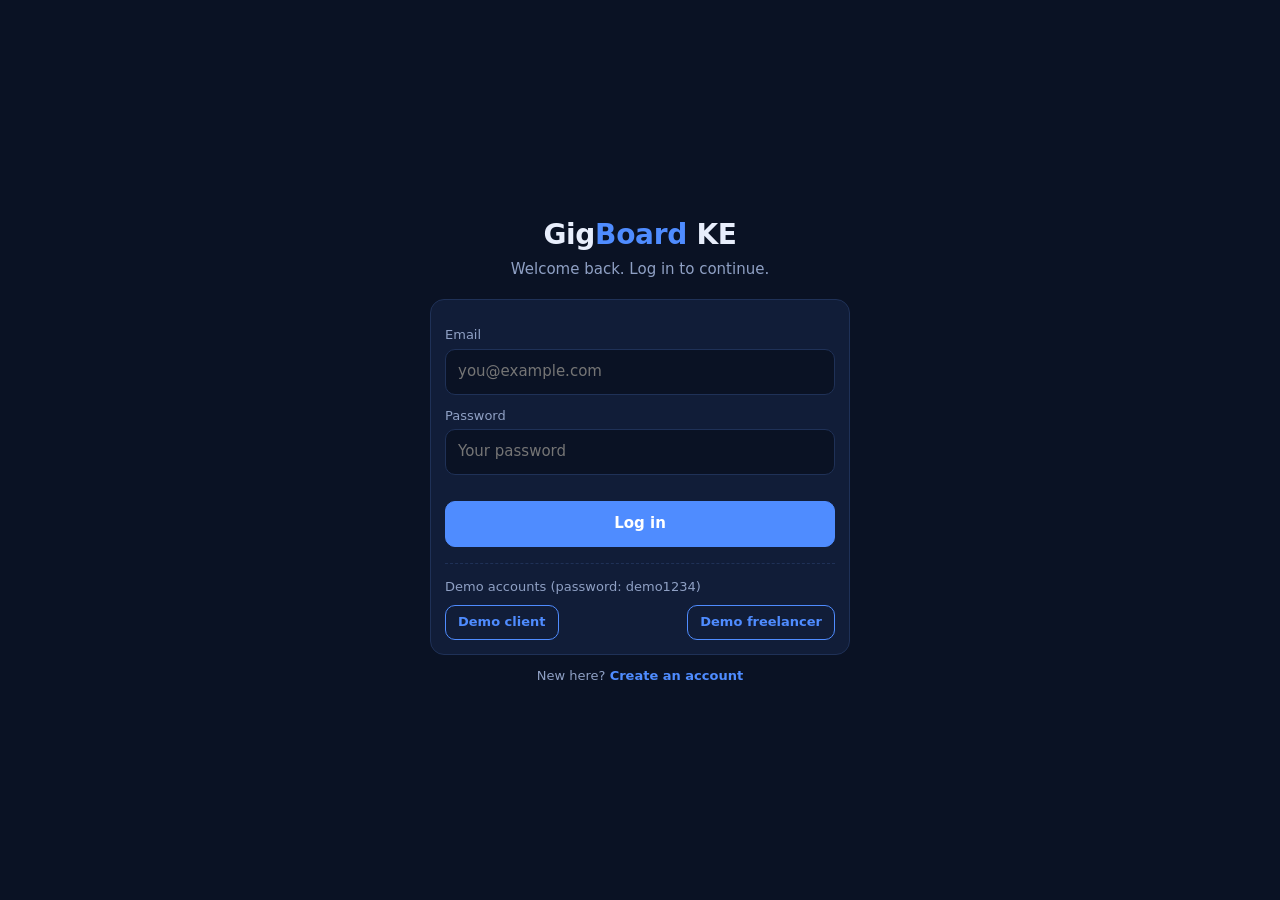
<file: gigboard/gigboard/nearby.html>
<!DOCTYPE html>
<html lang="en">
<head>
  <meta charset="utf-8">
  <meta name="viewport" content="width=device-width, initial-scale=1, viewport-fit=cover">
  <title>Nearby gigs · GigBoard KE</title>
  <link rel="stylesheet" href="css/style.css">
</head>
<body>
  <div id="root"></div>

  <script src="js/app.js"></script>
  <script>
    const user = renderShell({ freelancer: 'nearby', client: 'dashboard' }, 'Nearby gigs');
    let selectedArea = 'All';

    // Open, on-site gigs only (Remote gigs have no place on the map)
    function onSiteGigs() { return openGigs().filter(g => g.location !== 'Remote' && AREAS[g.location]); }

    function render() {
      const gigs = onSiteGigs();
      const pins = Object.entries(AREAS).map(([name, pos]) => {
        const count = gigs.filter(g => g.location === name).length;
        const cls = (name === selectedArea ? 'active' : '') + (count ? '' : ' empty-pin');
        return `<button class="pin ${cls}" style="left:${pos.x}%;top:${pos.y}%" data-area="${esc(name)}"><b>${count}</b>${esc(name)}</button>`;
      }).join('');

      const list = gigs.filter(g => selectedArea === 'All' || g.location === selectedArea);

      setView(`
        <div class="page-head"><div><h1>Nearby gigs</h1><p class="muted">Tap an area to see gigs that need someone on site. Remote gigs are under Browse.</p></div></div>

        <div class="map">
          <svg viewBox="0 0 100 62" preserveAspectRatio="none" aria-hidden="true">
            <g fill="none" stroke="#2a4375" stroke-width="1.4" stroke-linecap="round">
              <path d="M52 29 L70 11 L88 0"/>
              <path d="M52 29 L36 17 L10 0"/>
              <path d="M52 29 L50 41 L78 41 L100 48"/>
              <path d="M52 29 L24 52 L12 62"/>
              <path d="M22 28 L36 38 L50 41"/>
            </g>
          </svg>
          ${pins}
        </div>

        <div class="chips" style="margin-top:12px">
          ${['All', ...Object.keys(AREAS)].map(a => `<button class="chip ${a === selectedArea ? 'active' : ''}" data-area="${esc(a)}">${esc(a)}</button>`).join('')}
        </div>

        <div class="section-title"><h2>${selectedArea === 'All' ? 'All on-site gigs' : esc(selectedArea)}</h2><span class="muted small">${list.length} gig${list.length === 1 ? '' : 's'}</span></div>
        <div class="grid">${list.map(gigCard).join('') || emptyState('📍', 'No open gigs in this area right now.')}</div>
      `);

      $$('[data-area]').forEach(el => el.addEventListener('click', () => {
        selectedArea = selectedArea === el.dataset.area ? 'All' : el.dataset.area;
        render();
      }));
    }

    if (user) render();
  </script>
</body>
</html>
</file>
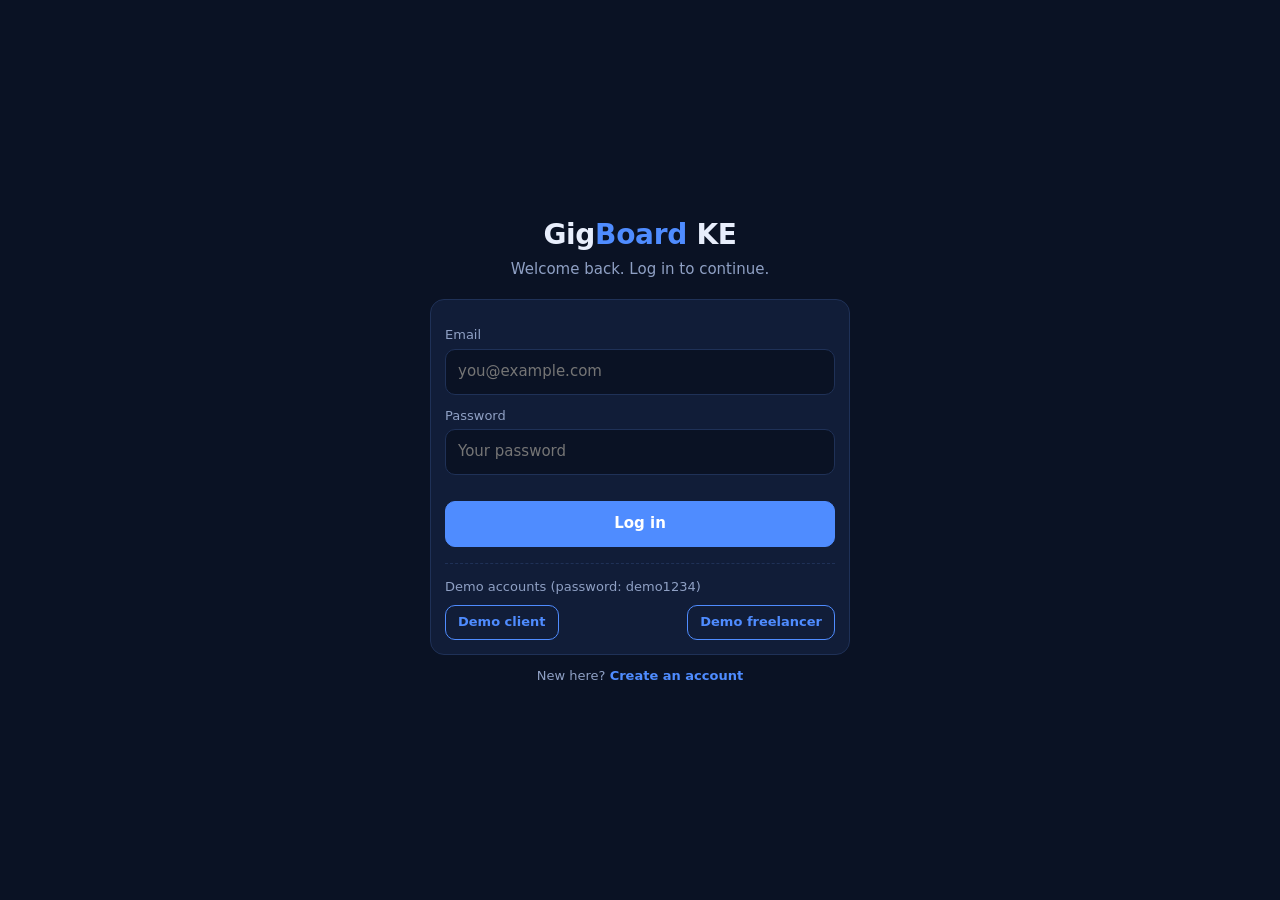
<file: gigboard/gigboard/payments.html>
<!DOCTYPE html>
<html lang="en">
<head>
  <meta charset="utf-8">
  <meta name="viewport" content="width=device-width, initial-scale=1, viewport-fit=cover">
  <title>Payments · GigBoard KE</title>
  <link rel="stylesheet" href="css/style.css">
</head>
<body>
  <div id="root"></div>

  <script src="js/app.js"></script>
  <script>
    const user = renderShell('payments', 'Payments');
    const isClient = user && user.role === 'client';

    // One row per gig that has a hired freelancer (so a price was agreed)
    function records() {
      const gigs = isClient
        ? gigsOfClient(user.id)
        : applicationsOf(user.id).filter(a => a.status === 'accepted').map(a => getGig(a.gigId));
      return gigs.filter(g => hiredApp(g)).map(g => ({ gig: g, amount: hiredApp(g).price }));
    }

    function markPaid(gigId) {
      const ref = $('#ref-' + gigId).value;
      const result = setPayment(gigId, true, ref);
      if (result.ok) { toast('Payment recorded'); render(); } else toast(result.error, 'error');
    }
    function markPending(gigId) {
      setPayment(gigId, false, '');
      toast('Set back to pending');
      render();
    }

    function row(r) {
      const g = r.gig;
      const other = isClient ? userById(hiredApp(g).freelancerId) : userById(g.clientId);
      let status, action = '';

      if (g.status === 'in_progress') {
        status = '<span class="tag">In progress</span>';
      } else if (g.paid) {
        status = `<span class="tag ok">Paid${g.payRef ? ' · ' + esc(g.payRef) : ''}</span>`;
        if (isClient) action = `<button class="btn ghost sm" onclick="markPending(${g.id})">Undo</button>`;
      } else {
        status = '<span class="tag warn">Pending</span>';
        if (isClient) action = `
          <div class="row" style="margin-top:10px;width:100%">
            <input id="ref-${g.id}" placeholder="M-Pesa code (optional)">
            <button class="btn sm" onclick="markPaid(${g.id})">Mark paid</button>
          </div>`;
      }

      return `
        <div class="card" style="padding:12px 14px">
          <div class="row">
            <div class="grow" style="min-width:0">
              <a href="gig.html?id=${g.id}" style="font-weight:600">${esc(g.title)}</a>
              <div class="muted small">${isClient ? 'To' : 'From'} ${esc(other.name)}</div>
            </div>
            <div style="text-align:right"><div class="price">${ksh(r.amount)}</div>${status}</div>
          </div>
          ${action}
        </div>`;
    }

    function render() {
      const list = records();
      const paid = list.filter(r => r.gig.status === 'completed' && r.gig.paid).reduce((s, r) => s + r.amount, 0);
      const pending = list.filter(r => r.gig.status === 'completed' && !r.gig.paid).reduce((s, r) => s + r.amount, 0);
      const upcoming = list.filter(r => r.gig.status === 'in_progress').reduce((s, r) => s + r.amount, 0);

      setView(`
        <div class="page-head"><div><h1>Payments</h1><p class="muted">${isClient ? 'Track what you owe and have paid.' : 'Track what you have earned.'}</p></div></div>

        <div class="stats" style="grid-template-columns:repeat(auto-fit,minmax(130px,1fr))">
          <div class="stat"><div class="num">${ksh(paid)}</div><div class="lbl">${isClient ? 'Paid' : 'Received'}</div></div>
          <div class="stat"><div class="num">${ksh(pending)}</div><div class="lbl">Pending</div></div>
          <div class="stat"><div class="num">${ksh(upcoming)}</div><div class="lbl">In progress</div></div>
        </div>

        <p class="muted small" style="margin-bottom:12px">GigBoard records payment status only. Pay and receive money outside the app, for example by M-Pesa.</p>

        ${list.map(row).join('') || emptyState('💳', 'No payments yet. They appear here after you hire or get hired.')}
      `);
    }

    if (user) render();
  </script>
</body>
</html>
</file>
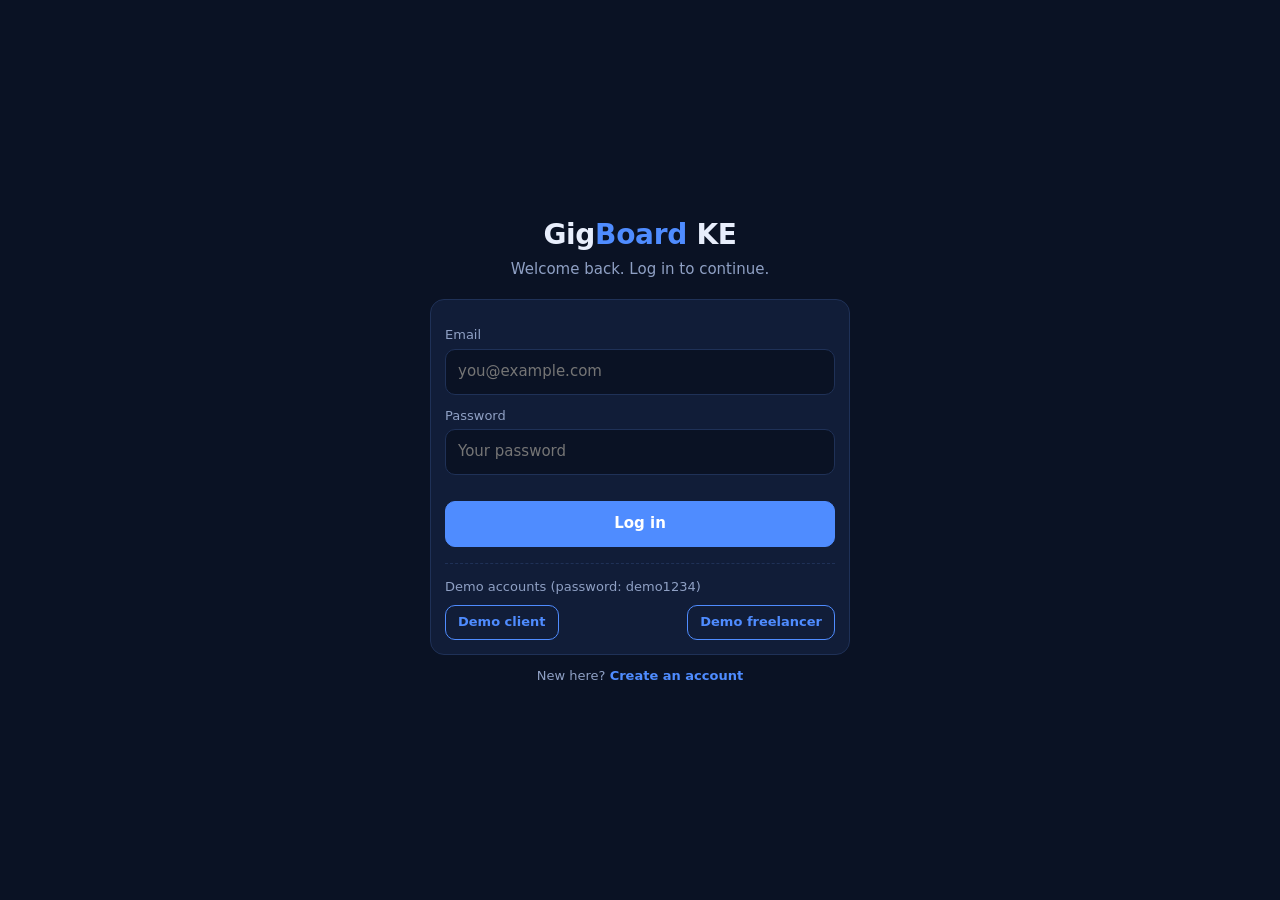
<file: gigboard/gigboard/post-gig.html>
<!DOCTYPE html>
<html lang="en">
<head>
  <meta charset="utf-8">
  <meta name="viewport" content="width=device-width, initial-scale=1, viewport-fit=cover">
  <title>Post a gig · GigBoard KE</title>
  <link rel="stylesheet" href="css/style.css">
</head>
<body>
  <div id="root"></div>

  <script src="js/app.js"></script>
  <script>
    const user = renderShell('post', 'Post a gig');

    if (user && onlyFor(user, 'client', 'Only clients can post gigs. Switch to a client account to hire freelancers.')) {
      setView(`
        <div class="page-head"><div><h1>Post a gig</h1><p class="muted">Tell freelancers what you need done.</p></div></div>

        <form class="card" id="gig-form" novalidate>
          <label for="title" style="margin-top:0">Gig title</label>
          <input id="title" placeholder="e.g. Design a flyer for my shop opening">

          <div class="form-row">
            <div>
              <label for="category">Category</label>
              <select id="category">${CATEGORIES.map(c => `<option>${esc(c)}</option>`).join('')}</select>
            </div>
            <div>
              <label for="budget">Budget (KSh)</label>
              <input id="budget" type="number" min="100" placeholder="e.g. 3000">
            </div>
          </div>

          <div class="form-row">
            <div>
              <label for="location">Location</label>
              <select id="location">
                <option>Remote</option>
                ${Object.keys(AREAS).map(a => `<option ${a === user.location ? 'selected' : ''}>${esc(a)}</option>`).join('')}
              </select>
            </div>
            <div>
              <label for="deadline">Deadline (optional)</label>
              <input id="deadline" type="date">
            </div>
          </div>

          <label for="desc">Description</label>
          <textarea id="desc" placeholder="Describe the work, what you expect to receive and any important details."></textarea>

          <div class="error" id="error"></div>
          <button class="btn block" type="submit">Post gig</button>
        </form>
      `);

      $('#gig-form').addEventListener('submit', event => {
        event.preventDefault();
        const result = createGig(user.id, {
          title: $('#title').value,
          category: $('#category').value,
          budget: $('#budget').value,
          location: $('#location').value,
          deadline: $('#deadline').value,
          desc: $('#desc').value
        });
        if (result.ok) {
          location.href = 'gig.html?id=' + result.gig.id;   // go to the new gig's page
        } else {
          $('#error').textContent = result.error;
        }
      });
    }
  </script>
</body>
</html>
</file>
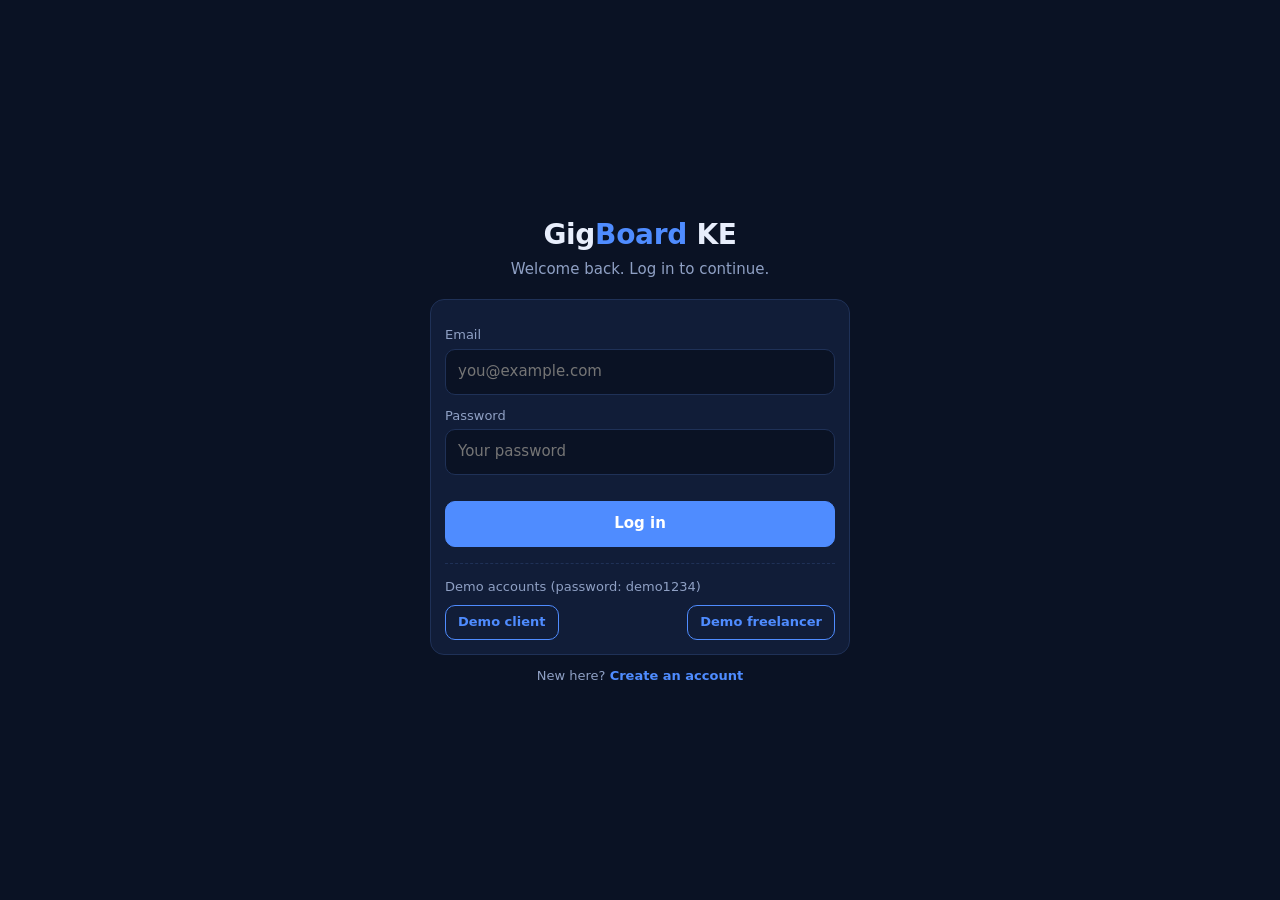
<file: gigboard/gigboard/profile.html>
<!DOCTYPE html>
<html lang="en">
<head>
  <meta charset="utf-8">
  <meta name="viewport" content="width=device-width, initial-scale=1, viewport-fit=cover">
  <title>Profile · GigBoard KE</title>
  <link rel="stylesheet" href="css/style.css">
</head>
<body>
  <div id="root"></div>

  <script src="js/app.js"></script>
  <script>
    const user = renderShell('profile', 'Profile');

    // profile.html shows your own profile, or someone else's with ?id=3
    const requestedId = new URLSearchParams(location.search).get('id');
    const person = requestedId ? userById(requestedId) : user;
    const isMe = user && person && person.id === user.id;
    let editing = false;

    function saveProfile() {
      person.location = $('#p-location').value;
      person.bio = $('#p-bio').value.trim();
      if (person.role === 'freelancer') {
        person.skills = $('#p-skills').value.split(',').map(s => s.trim()).filter(Boolean);
        person.rate = Number($('#p-rate').value) || 0;
      }
      saveDB();
      editing = false;
      toast('Profile updated');
      render();
    }

    function statsFor(p) {
      if (p.role === 'client') {
        const gigs = gigsOfClient(p.id);
        return [[gigs.length, 'Gigs posted'], [gigs.filter(g => g.status === 'completed').length, 'Completed']];
      }
      const apps = applicationsOf(p.id).filter(a => a.status === 'accepted');
      return [[apps.length, 'Jobs won'], [apps.filter(a => getGig(a.gigId).status === 'completed').length, 'Completed']];
    }

    function editForm() {
      const f = person.role === 'freelancer';
      return `
        <div class="card">
          <h3>Edit profile</h3>
          <label for="p-location">Location</label>
          <select id="p-location">${['Nairobi', ...Object.keys(AREAS)].map(a => `<option ${a === person.location ? 'selected' : ''}>${esc(a)}</option>`).join('')}</select>
          <label for="p-bio">About you</label>
          <textarea id="p-bio" placeholder="A short introduction">${esc(person.bio)}</textarea>
          ${f ? `
            <label for="p-skills">Skills (separated by commas)</label>
            <input id="p-skills" value="${esc(person.skills.join(', '))}" placeholder="Logo design, Photography">
            <label for="p-rate">Hourly rate (KSh)</label>
            <input id="p-rate" type="number" min="0" value="${person.rate || ''}">` : ''}
          <p style="margin-top:14px" class="row">
            <button class="btn" onclick="saveProfile()">Save</button>
            <button class="btn ghost" onclick="editing=false;render()">Cancel</button>
          </p>
        </div>`;
    }

    function render() {
      if (!person) {
        setView(emptyState('🤷', 'This profile does not exist.'));
        return;
      }
      const rating = userRating(person.id);
      const received = reviewsReceived(person.id);

      setView(`
        <div class="card" style="text-align:center">
          <div class="avatar lg" style="margin:0 auto 10px">${esc(initials(person.name))}</div>
          <h1>${esc(person.name)}</h1>
          <p class="muted">${person.role === 'client' ? 'Client' : 'Freelancer'} · 📍 ${esc(person.location)}</p>
          <p style="margin-top:6px">${ratingLabel(person.id)}</p>
          ${isMe ? '<p style="margin-top:12px"><button class="btn ghost sm" onclick="editing=true;render()">Edit profile</button></p>' : ''}
        </div>

        ${isMe && editing ? editForm() : ''}

        <div class="stats" style="grid-template-columns:repeat(3,1fr)">
          ${statsFor(person).map(([n, l]) => `<div class="stat"><div class="num">${n}</div><div class="lbl">${l}</div></div>`).join('')}
          <div class="stat"><div class="num">${rating.count ? rating.avg.toFixed(1) : '-'}</div><div class="lbl">Rating</div></div>
        </div>

        <div class="card">
          <h3>About</h3>
          <p class="muted">${esc(person.bio || 'No bio yet.')}</p>
          ${person.role === 'freelancer' ? `
            <div style="margin-top:12px">${person.skills.map(s => `<span class="tag" style="margin:0 6px 6px 0">${esc(s)}</span>`).join('') || '<span class="muted small">No skills added.</span>'}</div>
            ${person.rate ? `<p style="margin-top:8px">Rate: <b>${ksh(person.rate)}</b> per hour</p>` : ''}` : ''}
          <p class="muted small" style="margin-top:12px">Member since ${new Date(person.createdAt).toLocaleDateString('en-KE', { month: 'long', year: 'numeric' })}</p>
        </div>

        <div class="section-title"><h2>Reviews (${received.length})</h2></div>
        ${received.map(r => `
          <div class="card">
            <div class="row"><b>${esc(userById(r.reviewerId).name)}</b><span class="stars">${stars(r.rating)}</span></div>
            <p class="muted" style="margin-top:6px">${esc(r.comment || 'No comment.')}</p>
            <p class="muted small" style="margin-top:6px">${esc(getGig(r.gigId).title)}</p>
          </div>`).join('') || emptyState('⭐', 'No reviews yet.')}

        ${isMe ? `
          <div class="section-title"><h2>Quick links</h2></div>
          <a class="list-row" href="payments.html"><span>💳</span><div class="grow">Payments</div><span class="muted">›</span></a>
          <a class="list-row" href="settings.html"><span>⚙️</span><div class="grow">Settings</div><span class="muted">›</span></a>
          <a class="list-row" href="#" onclick="logout();return false;"><span>🚪</span><div class="grow">Log out</div><span class="muted">›</span></a>` : ''}
      `);
    }

    if (user) render();
  </script>
</body>
</html>
</file>
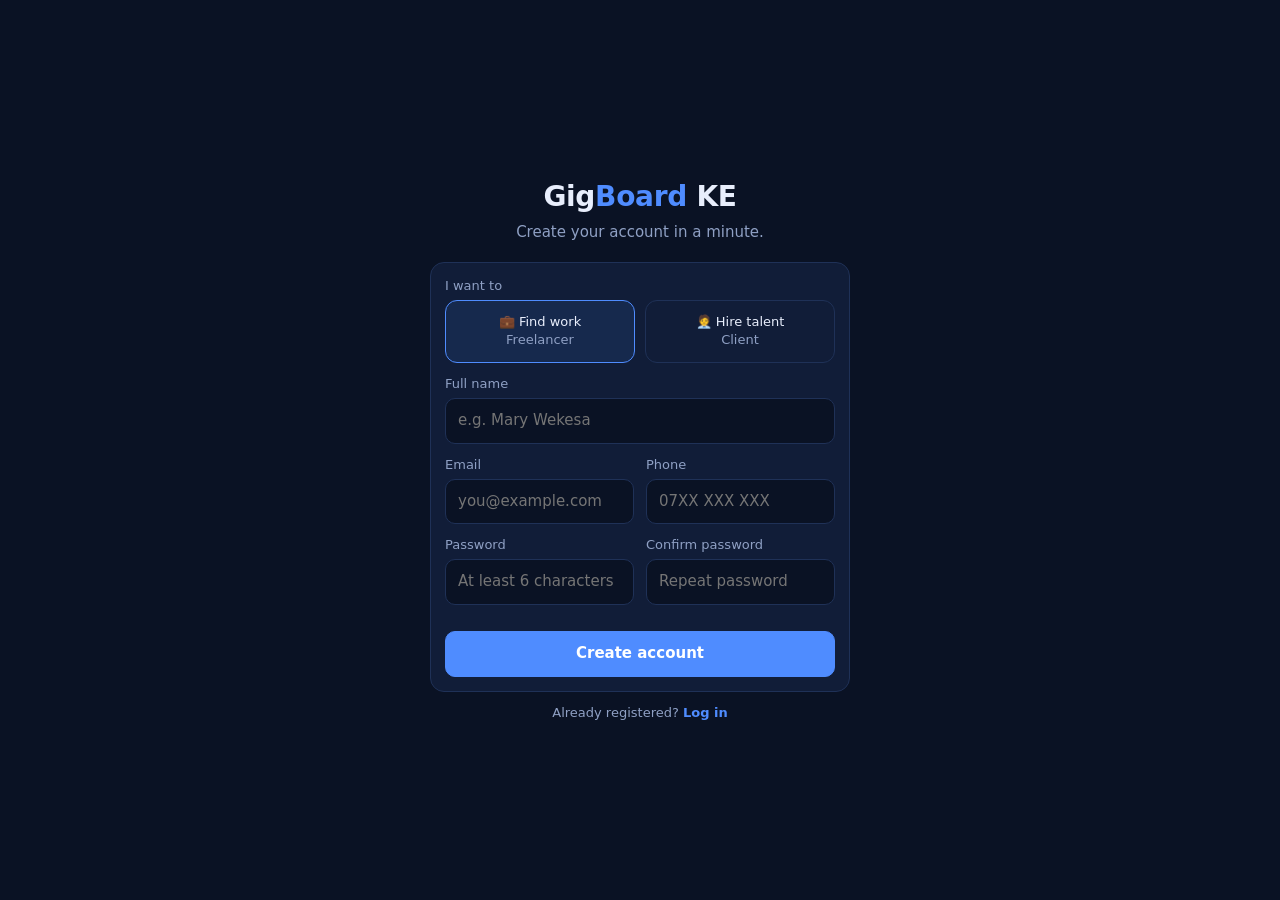
<file: gigboard/gigboard/register.html>
<!DOCTYPE html>
<html lang="en">
<head>
  <meta charset="utf-8">
  <meta name="viewport" content="width=device-width, initial-scale=1, viewport-fit=cover">
  <title>Create account · GigBoard KE</title>
  <link rel="stylesheet" href="css/style.css">
</head>
<body>
  <div id="root">
    <div class="auth-wrap">
      <div class="auth-card">
        <a class="brand" href="index.html">Gig<span>Board</span> KE</a>
        <p class="tagline muted">Create your account in a minute.</p>

        <form class="card" id="register-form" novalidate>
          <label style="margin-top:0">I want to</label>
          <div class="role-pick">
            <label><input type="radio" name="role" value="freelancer" checked>💼 Find work<br><span class="muted small">Freelancer</span></label>
            <label><input type="radio" name="role" value="client">🧑‍💼 Hire talent<br><span class="muted small">Client</span></label>
          </div>

          <label for="name">Full name</label>
          <input id="name" autocomplete="name" placeholder="e.g. Mary Wekesa">

          <div class="form-row">
            <div>
              <label for="email">Email</label>
              <input id="email" type="email" autocomplete="email" placeholder="you@example.com">
            </div>
            <div>
              <label for="phone">Phone</label>
              <input id="phone" type="tel" autocomplete="tel" placeholder="07XX XXX XXX">
            </div>
          </div>

          <div class="form-row">
            <div>
              <label for="password">Password</label>
              <input id="password" type="password" autocomplete="new-password" placeholder="At least 6 characters">
            </div>
            <div>
              <label for="confirm">Confirm password</label>
              <input id="confirm" type="password" autocomplete="new-password" placeholder="Repeat password">
            </div>
          </div>

          <div class="error" id="error"></div>
          <button class="btn block" type="submit">Create account</button>
        </form>

        <p class="muted small" style="text-align:center">Already registered? <a href="login.html" style="color:var(--primary);font-weight:700">Log in</a></p>
      </div>
    </div>
  </div>

  <script src="js/app.js"></script>
  <script>
    if (me()) location.href = 'dashboard.html';

    $('#register-form').addEventListener('submit', event => {
      event.preventDefault();
      const result = register({
        role: $('input[name="role"]:checked').value,
        name: $('#name').value,
        email: $('#email').value,
        phone: $('#phone').value,
        password: $('#password').value,
        confirm: $('#confirm').value
      });
      if (result.ok) {
        location.href = 'dashboard.html';
      } else {
        $('#error').textContent = result.error;
      }
    });
  </script>
</body>
</html>
</file>
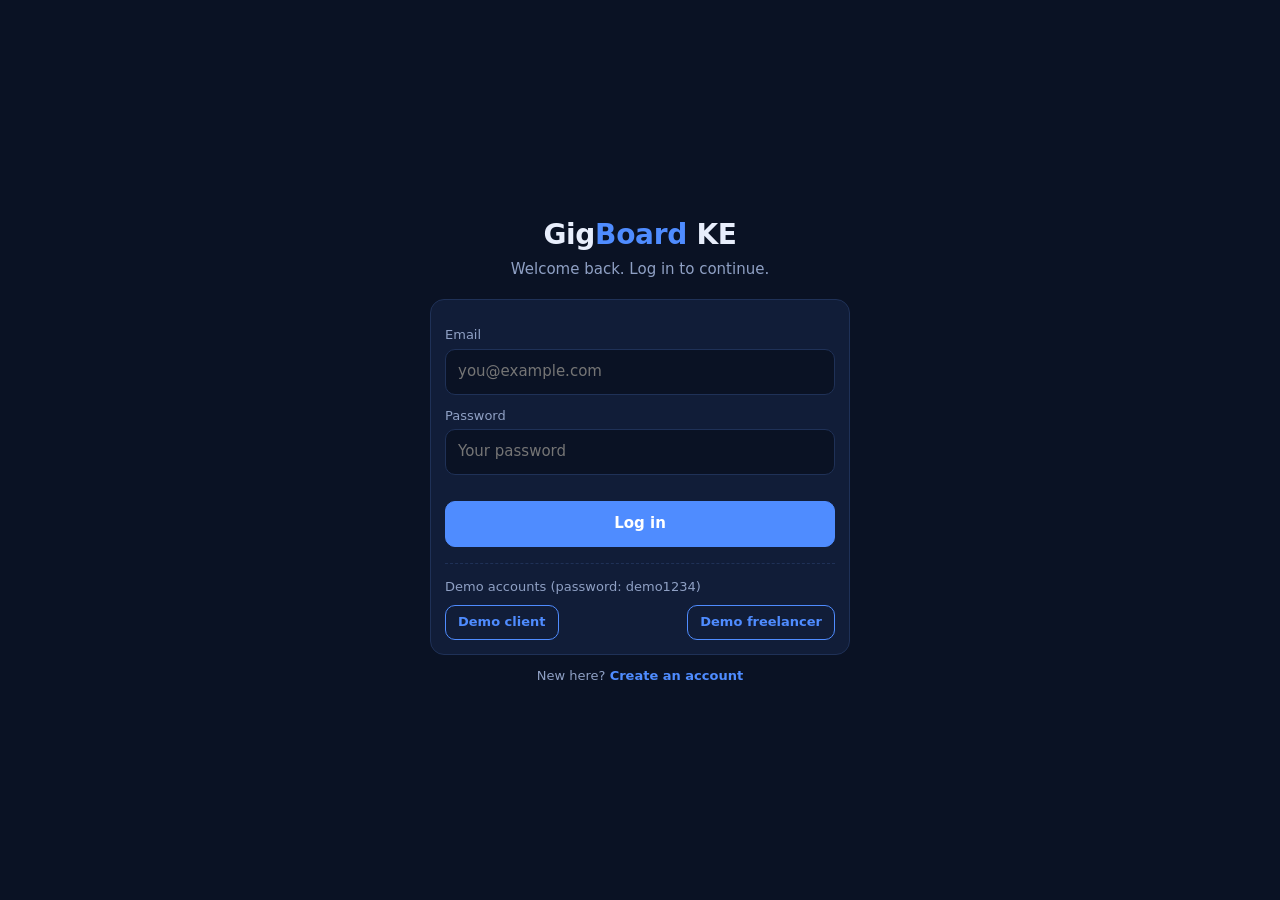
<file: gigboard/gigboard/settings.html>
<!DOCTYPE html>
<html lang="en">
<head>
  <meta charset="utf-8">
  <meta name="viewport" content="width=device-width, initial-scale=1, viewport-fit=cover">
  <title>Settings · GigBoard KE</title>
  <link rel="stylesheet" href="css/style.css">
</head>
<body>
  <div id="root"></div>

  <script src="js/app.js"></script>
  <script>
    const user = renderShell('settings', 'Settings');

    function saveAccount(event) {
      event.preventDefault();
      const name = $('#s-name').value.trim();
      const email = $('#s-email').value.trim().toLowerCase();
      if (name.length < 2) return toast('Enter your full name.', 'error');
      if (!/^\S+@\S+\.\S+$/.test(email)) return toast('Enter a valid email.', 'error');
      if (db.users.some(u => u.id !== user.id && u.email.toLowerCase() === email)) return toast('That email is already used.', 'error');
      user.name = name;
      user.email = email;
      user.phone = $('#s-phone').value.trim();
      saveDB();
      toast('Account saved');
      render();
    }

    function changePassword(event) {
      event.preventDefault();
      const current = $('#pw-current').value;
      const next = $('#pw-new').value;
      if (current !== user.password) return toast('Current password is wrong.', 'error');
      if (next.length < 6) return toast('New password must be at least 6 characters.', 'error');
      if (next !== $('#pw-confirm').value) return toast('Passwords do not match.', 'error');
      user.password = next;
      saveDB();
      event.target.reset();
      toast('Password changed');
    }

    function toggleSetting(key, checked) {
      user.settings[key] = checked;
      saveDB();
      toast('Preference saved');
    }

    function resetDemo() {
      if (!confirm('Reset all demo data? Accounts you created will be removed.')) return;
      resetDemoData();
      logout();
    }

    function deleteAccount() {
      if (!confirm('Delete your account? This cannot be undone.')) return;
      db.users = db.users.filter(u => u.id !== user.id);
      saveDB();
      logout();
    }

    function switchRow(key, title, hint) {
      return `
        <div class="switch-row">
          <div><div>${title}</div><div class="muted small">${hint}</div></div>
          <label class="switch" style="margin:0">
            <input type="checkbox" ${user.settings[key] ? 'checked' : ''} onchange="toggleSetting('${key}', this.checked)">
            <span></span>
          </label>
        </div>`;
    }

    function render() {
      setView(`
        <div class="page-head"><div><h1>Settings</h1><p class="muted">Manage your account and preferences.</p></div></div>

        <form class="card" onsubmit="saveAccount(event)" novalidate>
          <h3>Account</h3>
          <label for="s-name">Full name</label>
          <input id="s-name" value="${esc(user.name)}">
          <div class="form-row">
            <div><label for="s-email">Email</label><input id="s-email" type="email" value="${esc(user.email)}"></div>
            <div><label for="s-phone">Phone</label><input id="s-phone" type="tel" value="${esc(user.phone)}"></div>
          </div>
          <p style="margin-top:14px"><button class="btn" type="submit">Save changes</button></p>
        </form>

        <form class="card" onsubmit="changePassword(event)" novalidate>
          <h3>Change password</h3>
          <label for="pw-current">Current password</label>
          <input id="pw-current" type="password" autocomplete="current-password">
          <div class="form-row">
            <div><label for="pw-new">New password</label><input id="pw-new" type="password" autocomplete="new-password"></div>
            <div><label for="pw-confirm">Confirm new password</label><input id="pw-confirm" type="password" autocomplete="new-password"></div>
          </div>
          <p style="margin-top:14px"><button class="btn" type="submit">Update password</button></p>
        </form>

        <div class="card">
          <h3>Notifications</h3>
          ${switchRow('notifyApplications', user.role === 'client' ? 'New applications' : 'Hiring decisions', user.role === 'client' ? 'Tell me when a freelancer applies to my gig.' : 'Tell me when a client accepts my application.')}
          ${switchRow('notifyPayments', 'Payment updates', 'Tell me when a payment is marked as paid.')}
          ${switchRow('notifyTips', 'Tips and news', 'Occasional product updates from GigBoard.')}
        </div>

        <div class="card">
          <h3>Demo tools</h3>
          <p class="muted small" style="margin-bottom:10px">Restore the sample gigs and accounts. Useful before presenting.</p>
          <button class="btn ghost" onclick="resetDemo()">Reset demo data</button>
        </div>

        <div class="card">
          <h3>Account actions</h3>
          <div class="row" style="justify-content:flex-start;flex-wrap:wrap">
            <button class="btn ghost" onclick="logout()">Log out</button>
            <button class="btn danger" onclick="deleteAccount()">Delete account</button>
          </div>
        </div>
      `);
    }

    if (user) render();
  </script>
</body>
</html>
</file>
<file: gigboard/gigboard/css/style.css>
/* ==========================================================
   GigBoard KE - shared stylesheet
   Mobile first: the base styles are for phones, and the
   @media (min-width: 900px) block at the bottom adds the
   desktop sidebar layout.

   To restyle the whole app, change the colours in :root.
   ========================================================== */

:root {
  --bg: #0a1224;
  --card: #111d38;
  --card-2: #16264a;
  --text: #e8eefc;
  --muted: #8fa0c4;
  --border: #1f3157;
  --primary: #4f8cff;
  --primary-soft: #16294d;
  --ok: #2fc08a;
  --warn: #e5a53a;
  --danger: #ef5b5b;
  --radius: 14px;
  --nav-h: 64px;
  --side-w: 248px;
}

* { box-sizing: border-box; }

html { -webkit-text-size-adjust: 100%; }

body {
  margin: 0;
  background: var(--bg);
  color: var(--text);
  font: 15px/1.45 system-ui, -apple-system, "Segoe UI", Roboto, sans-serif;
}

a { color: inherit; text-decoration: none; }
h1, h2, h3 { margin: 0; line-height: 1.25; }
h1 { font-size: 22px; }
h2 { font-size: 17px; }
h3 { font-size: 15px; }
p { margin: 0; }

.muted { color: var(--muted); }
.small { font-size: 13px; }
.hidden { display: none !important; }

/* ---------- Brand ---------- */
.brand { font-weight: 800; font-size: 20px; letter-spacing: -0.3px; }
.brand span { color: var(--primary); }

/* ---------- Layout shell (used by every logged-in page) ---------- */
.sidebar { display: none; }

.topbar {
  position: sticky;
  top: 0;
  z-index: 20;
  display: flex;
  align-items: center;
  justify-content: space-between;
  padding: 12px 16px;
  padding-top: calc(12px + env(safe-area-inset-top, 0px));
  background: rgba(10, 18, 36, 0.92);
  backdrop-filter: blur(8px);
  border-bottom: 1px solid var(--border);
}
.topbar-title { display: none; font-weight: 700; font-size: 17px; }

.view {
  max-width: 1000px;
  margin: 0 auto;
  padding: 16px;
  padding-bottom: calc(var(--nav-h) + 28px + env(safe-area-inset-bottom, 0px));
}

.bottom-nav {
  position: fixed;
  left: 0;
  right: 0;
  bottom: 0;
  z-index: 30;
  display: flex;
  background: var(--card);
  border-top: 1px solid var(--border);
  padding-bottom: env(safe-area-inset-bottom, 0px);
}
.bottom-nav a {
  flex: 1;
  display: flex;
  flex-direction: column;
  align-items: center;
  gap: 2px;
  padding: 8px 2px;
  font-size: 11px;
  color: var(--muted);
}
.bottom-nav a .ico { font-size: 20px; line-height: 1.2; }
.bottom-nav a.active { color: var(--primary); font-weight: 700; }

/* ---------- Page header inside the view ---------- */
.page-head {
  display: flex;
  align-items: flex-start;
  justify-content: space-between;
  gap: 12px;
  margin-bottom: 14px;
}
.page-head p { margin-top: 4px; }

/* ---------- Cards, grids, rows ---------- */
.card {
  background: var(--card);
  border: 1px solid var(--border);
  border-radius: var(--radius);
  padding: 14px;
  margin-bottom: 12px;
}
.card h3 { margin-bottom: 8px; }

.grid {
  display: grid;
  grid-template-columns: repeat(auto-fill, minmax(260px, 1fr));
  gap: 12px;
}
.grid .card { margin-bottom: 0; }

.stats {
  display: grid;
  grid-template-columns: repeat(2, 1fr);
  gap: 10px;
  margin-bottom: 16px;
}
.stat {
  background: var(--card);
  border: 1px solid var(--border);
  border-radius: var(--radius);
  padding: 12px;
}
.stat .num { font-size: 22px; font-weight: 800; }
.stat .lbl { font-size: 12px; color: var(--muted); }

.row {
  display: flex;
  align-items: center;
  justify-content: space-between;
  gap: 10px;
}
.row.top { align-items: flex-start; }
.stack > * + * { margin-top: 10px; }
.section-title {
  display: flex;
  align-items: center;
  justify-content: space-between;
  margin: 20px 0 10px;
}
.section-title a { color: var(--primary); font-size: 13px; font-weight: 600; }

.price { color: var(--primary); font-weight: 800; white-space: nowrap; }

/* Gig card */
.gig-card { display: block; transition: border-color 0.15s, transform 0.15s; }
.gig-card:hover { border-color: var(--primary); transform: translateY(-1px); }
.gig-card h3 { margin: 10px 0 4px; }
.gig-card .meta { margin-top: 10px; font-size: 12px; color: var(--muted); }
.clamp {
  display: -webkit-box;
  -webkit-line-clamp: 2;
  -webkit-box-orient: vertical;
  overflow: hidden;
  font-size: 13px;
}

/* Category tiles (like Tasko's services grid) */
.cat-grid {
  display: grid;
  grid-template-columns: repeat(auto-fill, minmax(104px, 1fr));
  gap: 10px;
}
.cat-tile {
  background: var(--card);
  border: 1px solid var(--border);
  border-radius: var(--radius);
  padding: 14px 8px;
  text-align: center;
  font-size: 12px;
}
.cat-tile .ico { display: block; font-size: 26px; margin-bottom: 6px; }
.cat-tile:hover { border-color: var(--primary); }

/* List rows (activity, payments, applicants) */
.list-row {
  display: flex;
  align-items: center;
  gap: 12px;
  padding: 12px 14px;
  background: var(--card);
  border: 1px solid var(--border);
  border-radius: var(--radius);
  margin-bottom: 10px;
}
.list-row .grow { flex: 1; min-width: 0; }
.list-row .grow .title { font-weight: 600; overflow: hidden; text-overflow: ellipsis; white-space: nowrap; }

/* Avatar */
.avatar {
  flex: none;
  width: 38px;
  height: 38px;
  border-radius: 50%;
  display: grid;
  place-items: center;
  background: var(--primary-soft);
  color: var(--primary);
  font-weight: 800;
  font-size: 14px;
}
.avatar.lg { width: 72px; height: 72px; font-size: 26px; }

/* ---------- Tags, chips, tabs ---------- */
.tag {
  display: inline-block;
  padding: 3px 10px;
  border-radius: 999px;
  background: var(--primary-soft);
  color: var(--primary);
  font-size: 12px;
  font-weight: 600;
  white-space: nowrap;
}
.tag.ok { background: rgba(47, 192, 138, 0.15); color: var(--ok); }
.tag.warn { background: rgba(229, 165, 58, 0.15); color: var(--warn); }
.tag.danger { background: rgba(239, 91, 91, 0.15); color: var(--danger); }

.chips { display: flex; gap: 8px; overflow-x: auto; padding: 2px 0 8px; scrollbar-width: none; }
.chips::-webkit-scrollbar { display: none; }
.chip {
  flex: none;
  padding: 7px 14px;
  border-radius: 999px;
  border: 1px solid var(--border);
  background: var(--card);
  color: var(--text);
  font: inherit;
  font-size: 13px;
  cursor: pointer;
}
.chip.active { background: var(--primary); border-color: var(--primary); color: #fff; }

.stars { color: var(--warn); letter-spacing: 2px; }
.star-pick button {
  border: 0;
  background: none;
  font-size: 28px;
  color: var(--muted);
  cursor: pointer;
  padding: 0 2px;
}
.star-pick button.on { color: var(--warn); }

/* ---------- Forms & buttons ---------- */
label { display: block; font-size: 13px; color: var(--muted); margin: 12px 0 4px; }
input, select, textarea {
  width: 100%;
  padding: 11px 12px;
  border: 1px solid var(--border);
  border-radius: 10px;
  background: var(--bg);
  color: var(--text);
  font: inherit;
}
input:focus, select:focus, textarea:focus { outline: 2px solid var(--primary); outline-offset: 0; }
textarea { resize: vertical; min-height: 90px; }
.form-row { display: grid; grid-template-columns: 1fr; gap: 0 12px; }
.error { color: var(--danger); font-size: 13px; margin-top: 8px; min-height: 18px; }

.btn {
  display: inline-flex;
  align-items: center;
  justify-content: center;
  gap: 6px;
  padding: 11px 18px;
  border: 1px solid var(--primary);
  border-radius: 10px;
  background: var(--primary);
  color: #fff;
  font: inherit;
  font-weight: 700;
  cursor: pointer;
}
.btn:hover { filter: brightness(1.1); }
.btn.ghost { background: transparent; color: var(--primary); }
.btn.danger { background: transparent; border-color: var(--danger); color: var(--danger); }
.btn.sm { padding: 7px 12px; font-size: 13px; }
.btn.block { width: 100%; }

.empty { text-align: center; color: var(--muted); padding: 36px 12px; }
.empty .ico { font-size: 34px; display: block; margin-bottom: 6px; }

/* Role picker on the register page */
.role-pick { display: grid; grid-template-columns: 1fr 1fr; gap: 10px; }
.role-pick label {
  margin: 0;
  padding: 12px;
  text-align: center;
  border: 1px solid var(--border);
  border-radius: 12px;
  color: var(--text);
  cursor: pointer;
}
.role-pick input { display: none; }
.role-pick label:has(input:checked) { border-color: var(--primary); background: var(--primary-soft); }

/* Toggle switch (settings) */
.switch-row { display: flex; align-items: center; justify-content: space-between; gap: 12px; padding: 10px 0; border-bottom: 1px solid var(--border); }
.switch-row:last-child { border-bottom: 0; }
.switch { position: relative; width: 46px; height: 26px; flex: none; }
.switch input { opacity: 0; width: 0; height: 0; }
.switch span {
  position: absolute; inset: 0; border-radius: 999px;
  background: var(--border); cursor: pointer; transition: background 0.2s;
}
.switch span::after {
  content: ""; position: absolute; top: 3px; left: 3px;
  width: 20px; height: 20px; border-radius: 50%;
  background: #fff; transition: transform 0.2s;
}
.switch input:checked + span { background: var(--primary); }
.switch input:checked + span::after { transform: translateX(20px); }

/* ---------- Map (nearby page) ---------- */
.map {
  position: relative;
  aspect-ratio: 16 / 10;
  border: 1px solid var(--border);
  border-radius: var(--radius);
  overflow: hidden;
  background:
    linear-gradient(var(--border) 1px, transparent 1px) 0 0 / 40px 40px,
    linear-gradient(90deg, var(--border) 1px, transparent 1px) 0 0 / 40px 40px,
    var(--card);
}
.map svg { position: absolute; inset: 0; width: 100%; height: 100%; }
.pin {
  position: absolute;
  transform: translate(-50%, -100%);
  display: flex;
  flex-direction: column;
  align-items: center;
  border: 0;
  background: none;
  color: var(--text);
  font: inherit;
  font-size: 11px;
  cursor: pointer;
}
.pin b {
  display: grid; place-items: center;
  min-width: 26px; height: 26px; padding: 0 6px;
  border-radius: 999px 999px 999px 4px;
  background: var(--primary); color: #fff; font-size: 12px;
}
.pin.active b { background: var(--warn); }
.pin.empty-pin b { background: var(--border); color: var(--muted); }

/* ---------- Auth & landing pages ---------- */
.auth-wrap { min-height: 100vh; display: grid; place-items: center; padding: 20px 16px; }
.auth-card { width: 100%; max-width: 420px; }
.auth-card .brand { display: block; text-align: center; font-size: 28px; margin-bottom: 4px; }
.auth-card .tagline { text-align: center; margin-bottom: 18px; }
.demo-box { margin-top: 16px; padding-top: 14px; border-top: 1px dashed var(--border); }

.landing { max-width: 1000px; margin: 0 auto; padding: 0 16px 40px; }
.landing-nav { display: flex; align-items: center; justify-content: space-between; padding: 16px 0; }
.hero { text-align: center; padding: 36px 0 28px; }
.hero h1 { font-size: 32px; letter-spacing: -0.5px; }
.hero p { max-width: 520px; margin: 12px auto 20px; color: var(--muted); font-size: 16px; }
.hero .actions { display: flex; gap: 10px; justify-content: center; flex-wrap: wrap; }
.steps { display: grid; grid-template-columns: 1fr; gap: 12px; }
.step .num {
  width: 32px; height: 32px; border-radius: 50%; display: grid; place-items: center;
  background: var(--primary); color: #fff; font-weight: 800; margin-bottom: 8px;
}

/* ---------- Toast ---------- */
#toast {
  position: fixed;
  left: 50%;
  bottom: calc(var(--nav-h) + 20px + env(safe-area-inset-bottom, 0px));
  transform: translate(-50%, 20px);
  max-width: 90vw;
  padding: 11px 18px;
  border-radius: 12px;
  background: var(--card-2);
  border: 1px solid var(--border);
  color: var(--text);
  opacity: 0;
  pointer-events: none;
  transition: opacity 0.2s, transform 0.2s;
  z-index: 100;
}
#toast.show { opacity: 1; transform: translate(-50%, 0); }
#toast.error { border-color: var(--danger); }

/* ==========================================================
   Larger screens: tablet and desktop
   ========================================================== */
@media (min-width: 600px) {
  .stats { grid-template-columns: repeat(4, 1fr); }
  .form-row { grid-template-columns: 1fr 1fr; }
  .steps { grid-template-columns: repeat(3, 1fr); }
}

@media (min-width: 900px) {
  .sidebar {
    display: flex;
    position: fixed;
    inset: 0 auto 0 0;
    width: var(--side-w);
    flex-direction: column;
    padding: 22px 14px;
    background: var(--card);
    border-right: 1px solid var(--border);
  }
  .sidebar .brand { padding: 0 10px 20px; }
  .sidebar nav a {
    display: flex; align-items: center; gap: 12px;
    padding: 11px 12px; margin-bottom: 4px;
    border-radius: 10px; color: var(--muted); font-weight: 600;
  }
  .sidebar nav a:hover { background: var(--card-2); color: var(--text); }
  .sidebar nav a.active { background: var(--primary-soft); color: var(--primary); }
  .side-user { margin-top: auto; display: flex; align-items: center; gap: 10px; padding: 12px 10px; border-top: 1px solid var(--border); }

  .main-col { margin-left: var(--side-w); }
  .bottom-nav { display: none; }
  .topbar .brand { display: none; }
  .topbar-title { display: block; }
  .view { padding: 28px 32px 48px; }
  #toast { bottom: 28px; }
  .hero h1 { font-size: 44px; }
}
</file>
